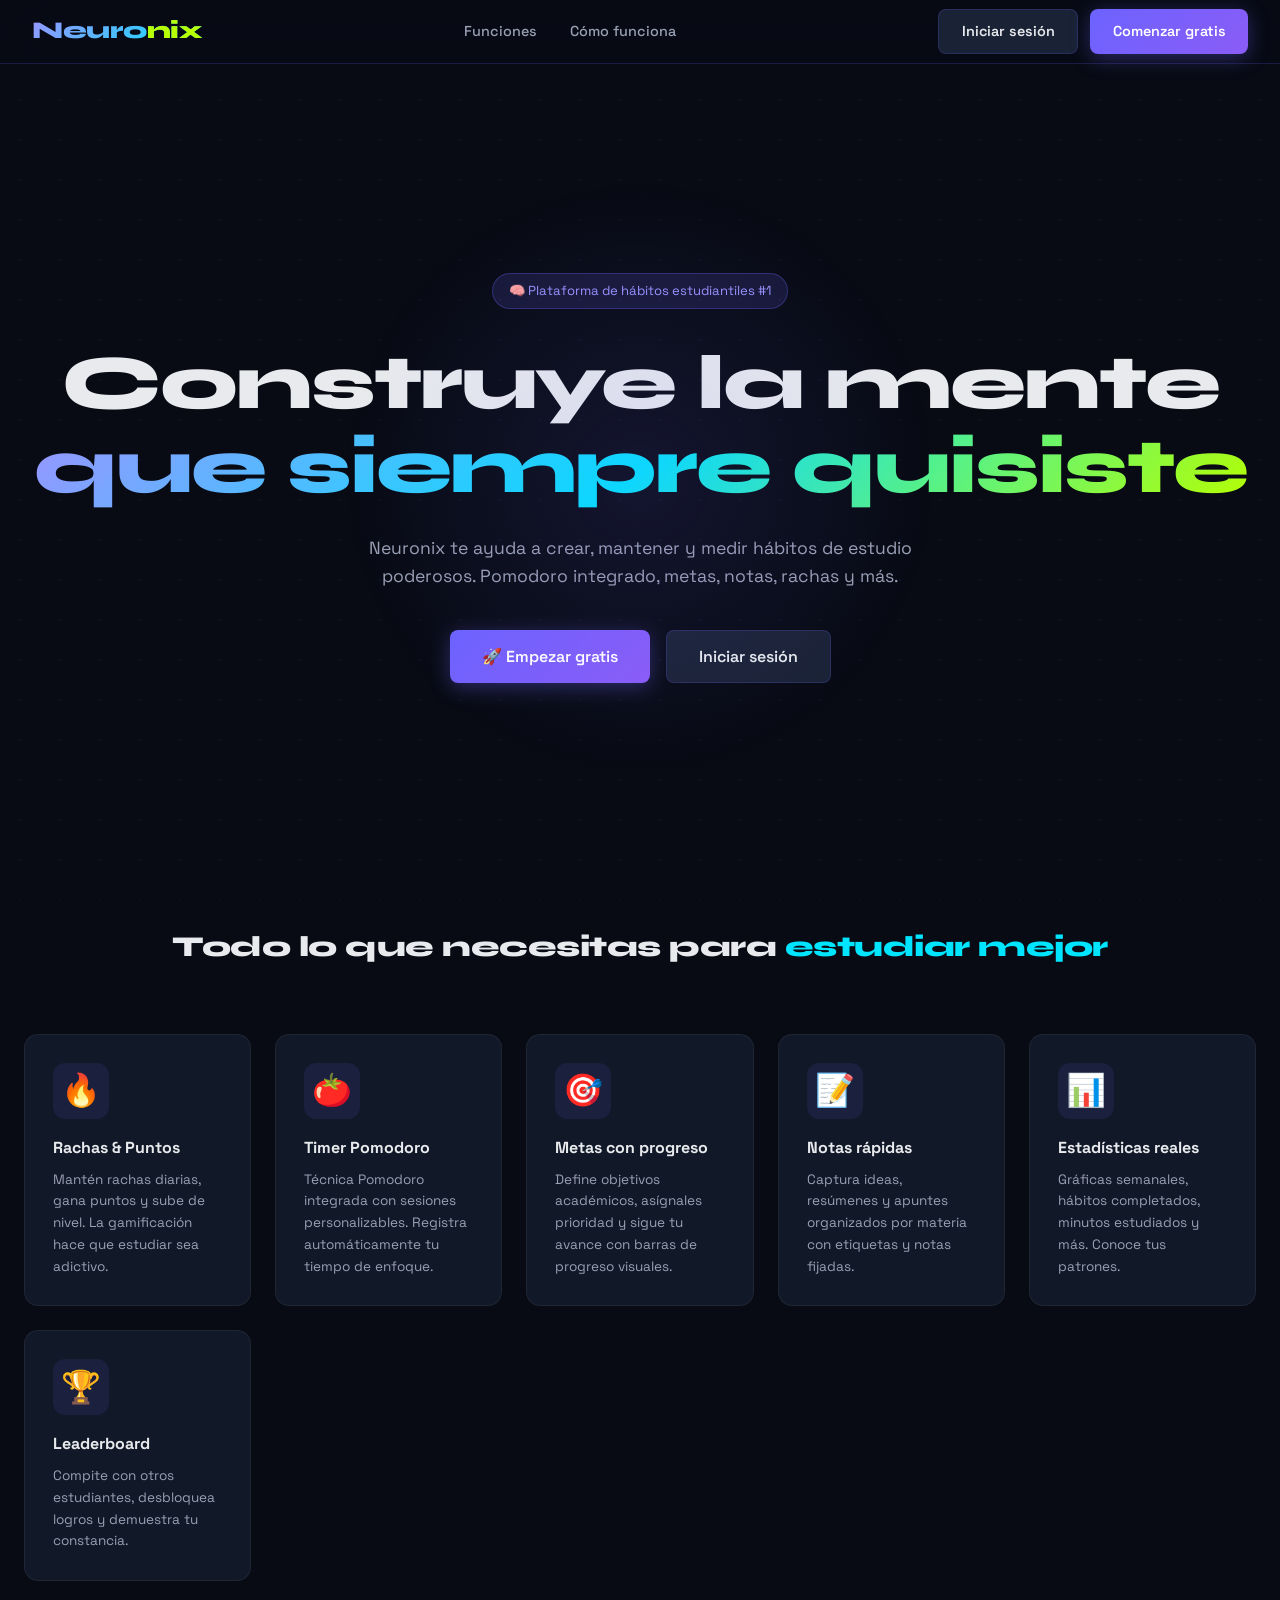
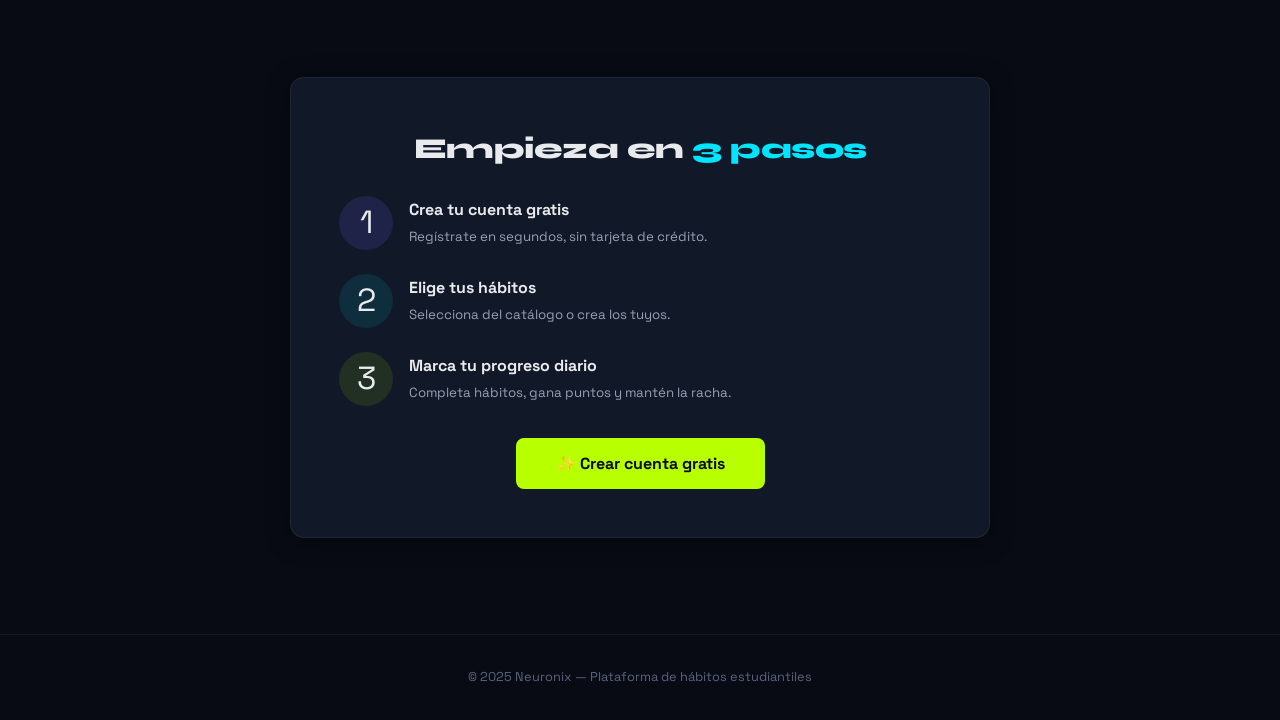
<file: index.html>
<!DOCTYPE html>
<html lang="es">
<head>
  <meta charset="UTF-8" />
  <meta name="viewport" content="width=device-width, initial-scale=1.0" />
  <title>Neuronix — Domina tus hábitos estudiantiles</title>
  <link rel="stylesheet" href="css/style.css" />
</head>
<body>

<!-- Navbar -->
<nav class="navbar">
  <a class="nav-brand" href="index.html">Neuro<span>nix</span></a>
  <div class="nav-links">
    <a href="#features">Funciones</a>
    <a href="#como-funciona">Cómo funciona</a>
  </div>
  <div style="display:flex;gap:0.75rem">
    <a href="pages/login.html" class="btn btn-secondary">Iniciar sesión</a>
    <a href="pages/register.html" class="btn btn-primary">Comenzar gratis</a>
  </div>
</nav>

<div id="toast-container"></div>

<!-- Hero -->
<section class="hero">
  <div class="hero-badge">🧠 Plataforma de hábitos estudiantiles #1</div>
  <h1>
    Construye la mente<br>
    <span class="grad">que siempre quisiste</span>
  </h1>
  <p>Neuronix te ayuda a crear, mantener y medir hábitos de estudio poderosos. Pomodoro integrado, metas, notas, rachas y más.</p>
  <div class="hero-cta">
    <a href="pages/register.html" class="btn btn-primary" style="font-size:1rem;padding:0.8rem 2rem">🚀 Empezar gratis</a>
    <a href="pages/login.html" class="btn btn-secondary" style="font-size:1rem;padding:0.8rem 2rem">Iniciar sesión</a>
  </div>
</section>

<!-- Features -->
<section id="features" class="page-wrapper">
  <h2 class="section-title" style="text-align:center">Todo lo que necesitas para <span class="accent">estudiar mejor</span></h2>
  <div class="features-grid">
    <div class="feature-card">
      <div class="feature-icon">🔥</div>
      <h3>Rachas & Puntos</h3>
      <p>Mantén rachas diarias, gana puntos y sube de nivel. La gamificación hace que estudiar sea adictivo.</p>
    </div>
    <div class="feature-card">
      <div class="feature-icon">🍅</div>
      <h3>Timer Pomodoro</h3>
      <p>Técnica Pomodoro integrada con sesiones personalizables. Registra automáticamente tu tiempo de enfoque.</p>
    </div>
    <div class="feature-card">
      <div class="feature-icon">🎯</div>
      <h3>Metas con progreso</h3>
      <p>Define objetivos académicos, asígnales prioridad y sigue tu avance con barras de progreso visuales.</p>
    </div>
    <div class="feature-card">
      <div class="feature-icon">📝</div>
      <h3>Notas rápidas</h3>
      <p>Captura ideas, resúmenes y apuntes organizados por materia con etiquetas y notas fijadas.</p>
    </div>
    <div class="feature-card">
      <div class="feature-icon">📊</div>
      <h3>Estadísticas reales</h3>
      <p>Gráficas semanales, hábitos completados, minutos estudiados y más. Conoce tus patrones.</p>
    </div>
    <div class="feature-card">
      <div class="feature-icon">🏆</div>
      <h3>Leaderboard</h3>
      <p>Compite con otros estudiantes, desbloquea logros y demuestra tu constancia.</p>
    </div>
  </div>
</section>

<!-- Cómo funciona -->
<section id="como-funciona" class="page-wrapper" style="padding-top:0">
  <div class="card" style="max-width:700px;margin:0 auto;text-align:center;padding:3rem">
    <h2 class="section-title">Empieza en <span class="accent">3 pasos</span></h2>
    <div style="display:flex;flex-direction:column;gap:1.5rem;margin-top:1.5rem">
      <div style="display:flex;align-items:center;gap:1rem;text-align:left">
        <span style="font-size:2rem;background:rgba(108,99,255,0.15);width:54px;height:54px;border-radius:50%;display:flex;align-items:center;justify-content:center;flex-shrink:0">1</span>
        <div><strong>Crea tu cuenta gratis</strong><br><small style="color:var(--text-m)">Regístrate en segundos, sin tarjeta de crédito.</small></div>
      </div>
      <div style="display:flex;align-items:center;gap:1rem;text-align:left">
        <span style="font-size:2rem;background:rgba(0,229,255,0.1);width:54px;height:54px;border-radius:50%;display:flex;align-items:center;justify-content:center;flex-shrink:0">2</span>
        <div><strong>Elige tus hábitos</strong><br><small style="color:var(--text-m)">Selecciona del catálogo o crea los tuyos.</small></div>
      </div>
      <div style="display:flex;align-items:center;gap:1rem;text-align:left">
        <span style="font-size:2rem;background:rgba(184,255,0,0.1);width:54px;height:54px;border-radius:50%;display:flex;align-items:center;justify-content:center;flex-shrink:0">3</span>
        <div><strong>Marca tu progreso diario</strong><br><small style="color:var(--text-m)">Completa hábitos, gana puntos y mantén la racha.</small></div>
      </div>
    </div>
    <a href="pages/register.html" class="btn btn-lime" style="margin-top:2rem;font-size:1rem;padding:0.8rem 2.5rem">✨ Crear cuenta gratis</a>
  </div>
</section>

<footer style="text-align:center;padding:2rem;color:var(--text-s);font-size:0.8rem;border-top:1px solid var(--border2);margin-top:4rem">
  © 2025 Neuronix — Plataforma de hábitos estudiantiles
</footer>

<script src="js/config.js"></script>
<script src="js/auth.js"></script>
</body>
</html>
</file>
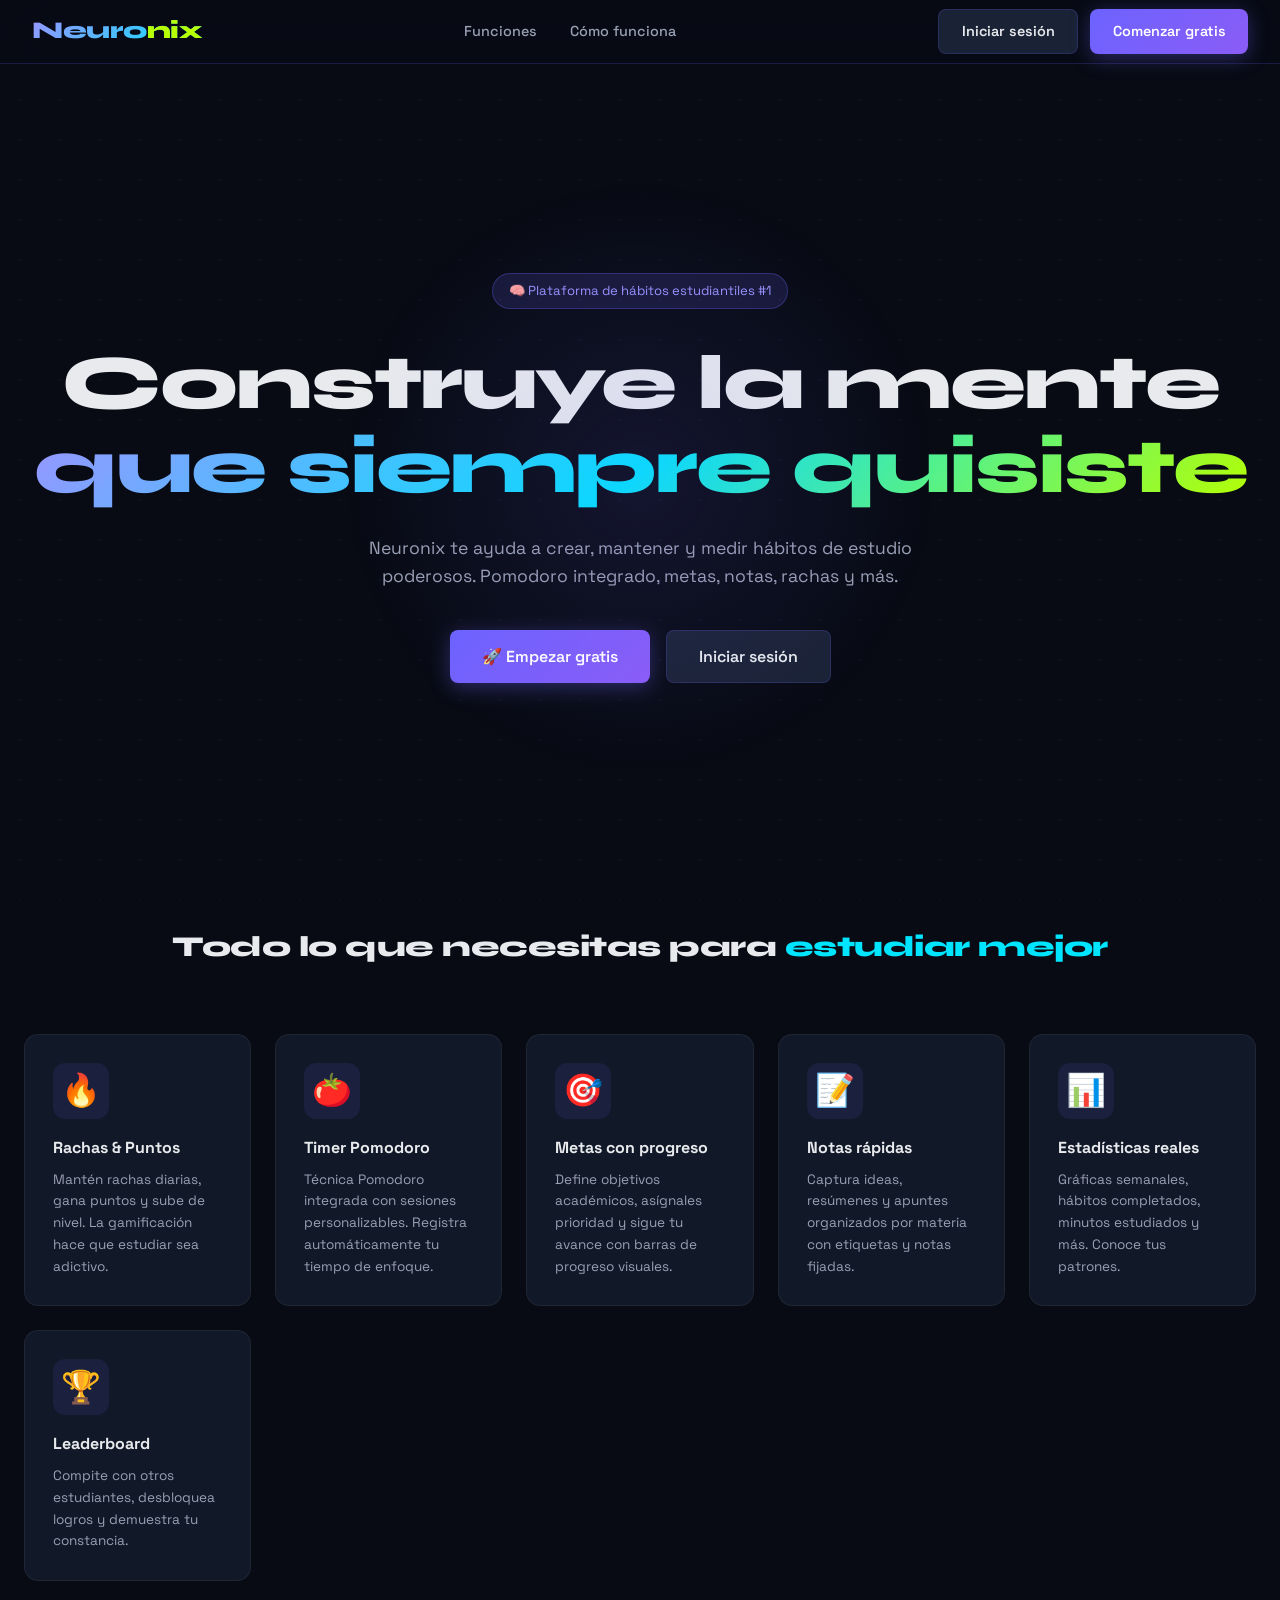
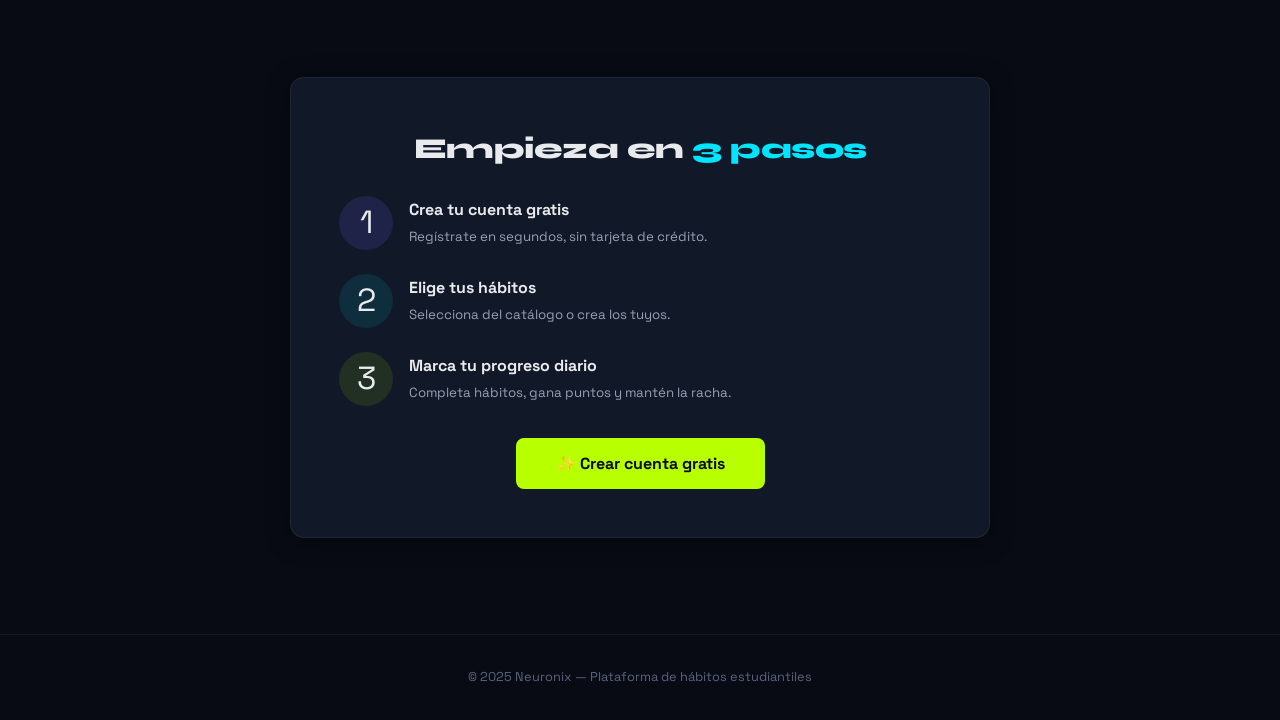
<file: pages/dashboard.html>
<!DOCTYPE html>
<html lang="es">
<head>
  <meta charset="UTF-8" />
  <meta name="viewport" content="width=device-width, initial-scale=1.0" />
  <title>Dashboard — Neuronix</title>
  <link rel="stylesheet" href="../css/style.css" />
</head>
<body>

<!-- Navbar -->
<nav class="navbar">
  <a class="nav-brand" href="dashboard.html">Neuro<span>nix</span></a>
  <div class="nav-links">
    <a href="dashboard.html" class="active">📊 Dashboard</a>
    <a href="habitos.html">🔥 Hábitos</a>
    <a href="pomodoro.html">🍅 Pomodoro</a>
    <a href="metas.html">🎯 Metas</a>
    <a href="notas.html">📝 Notas</a>
    <a href="perfil.html">👤 Perfil</a>
  </div>
  <div class="nav-user">
    <div class="user-info">
      <strong id="user-nombre">—</strong>
      <span id="user-puntos">0 pts</span>
    </div>
    <button id="btn-logout" class="btn-logout">Salir</button>
  </div>
</nav>

<div id="toast-container"></div>

<div class="page-wrapper">
  <h1 class="page-title">¡Hola, <span id="dash-nombre" style="color:var(--cyan)">estudiante</span>! 👋</h1>
  <p class="page-subtitle">Aquí está tu resumen de hoy.</p>

  <!-- Stats cards -->
  <div class="stats-grid">
    <div class="stat-card">
      <span class="stat-icon">✨</span>
      <div class="stat-value" id="stat-puntos">0</div>
      <div class="stat-label">Puntos totales</div>
    </div>
    <div class="stat-card">
      <span class="stat-icon">🔥</span>
      <div class="stat-value" id="stat-racha">0</div>
      <div class="stat-label">Días de racha</div>
    </div>
    <div class="stat-card">
      <span class="stat-icon">✅</span>
      <div class="stat-value" id="stat-completados-hoy">0</div>
      <div class="stat-label">Hábitos hoy</div>
    </div>
    <div class="stat-card">
      <span class="stat-icon">🍅</span>
      <div class="stat-value" id="stat-pomodoros">0</div>
      <div class="stat-label">Pomodoros semana</div>
    </div>
  </div>

  <div class="dashboard-grid">
    <!-- Columna principal -->
     <!-- Tabla de porcentajes -->
<div class="card">
  <h2 class="section-title" style="margin-bottom:1.25rem">
    Tabla de Progreso Semanal
  </h2>
  <div id="tabla-porcentajes">
    <div class="empty-state"><span>⏳</span><p>Cargando...</p></div>
  </div>
</div>
    <div class="dashboard-main">

      <!-- Hábitos de hoy -->
      <div class="card">
        <div style="display:flex;justify-content:space-between;align-items:center;margin-bottom:1.25rem">
          <h2 class="section-title" style="margin:0">Hábitos de hoy</h2>
          <a href="habitos.html" class="btn btn-secondary" style="font-size:0.82rem;padding:0.4rem 0.9rem">Ver todos</a>
        </div>
        <div id="habitos-hoy" style="display:flex;flex-direction:column;gap:0.6rem">
          <div class="empty-state"><span>⏳</span><p>Cargando hábitos...</p></div>
        </div>
      </div>

      <!-- Gráfica semanal -->
      <div class="card">
        <h2 class="section-title" style="margin-bottom:1.25rem">Actividad esta semana</h2>
        <div id="grafica-semana" class="bar-chart"></div>
      </div>

    </div>

    <!-- Columna lateral -->
    <div class="dashboard-side">

      <!-- Accesos rápidos -->
      <div class="card">
        <h3 style="margin-bottom:1rem;font-size:0.9rem;color:var(--text-m);text-transform:uppercase;letter-spacing:1px">Accesos rápidos</h3>
        <div style="display:flex;flex-direction:column;gap:0.5rem">
          <a href="pomodoro.html" class="btn btn-primary" style="justify-content:center">🍅 Iniciar Pomodoro</a>
          <a href="metas.html" class="btn btn-secondary" style="justify-content:center">🎯 Ver mis metas</a>
          <a href="notas.html" class="btn btn-secondary" style="justify-content:center">📝 Mis notas</a>
        </div>
      </div>

      <!-- Leaderboard -->
      <div class="card">
        <h3 style="margin-bottom:1rem;font-size:0.9rem;color:var(--text-m);text-transform:uppercase;letter-spacing:1px">🏆 Top estudiantes</h3>
        <div id="leaderboard">
          <div class="empty-state" style="padding:1rem"><span>⏳</span><p>Cargando...</p></div>
        </div>
      </div>

    </div>
  </div>
</div>

<script src="../js/config.js"></script>
<script src="../js/auth.js"></script>
<script src="../js/dashboard.js"></script>
<script>
  // Actualizar nombre del héroe
  const u = getUser();
  if (u) document.getElementById('dash-nombre').textContent = u.nombre;
</script>
<script src="../js/chatbot.js"></script>
</body>
</html>
</file>
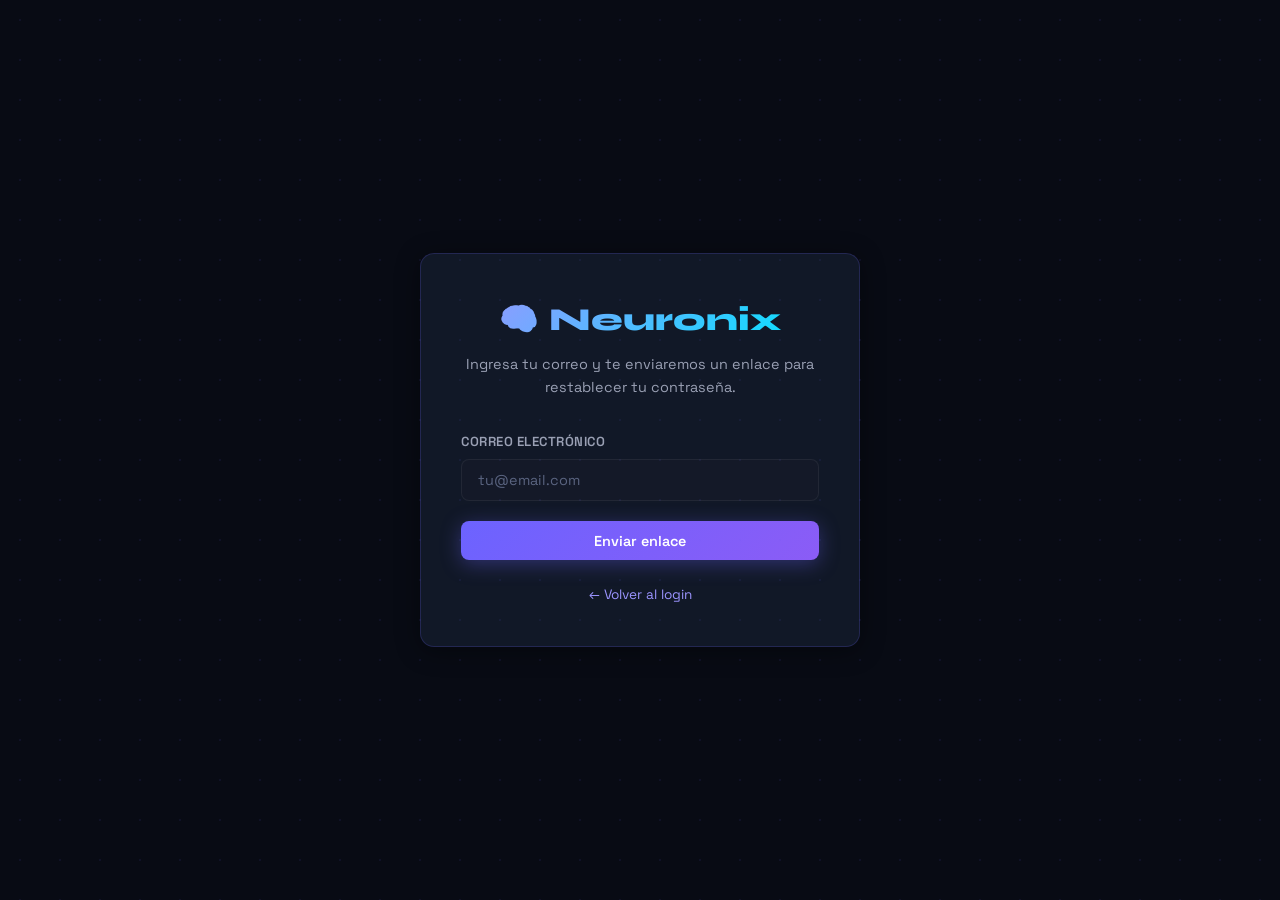
<file: pages/forgot-password.html>
<!DOCTYPE html>
<html lang="es">
<head>
  <meta charset="UTF-8" />
  <meta name="viewport" content="width=device-width, initial-scale=1.0" />
  <title>Recuperar contraseña — Neuronix</title>
  <link rel="stylesheet" href="../css/style.css" />
</head>
<body>
<div id="toast-container"></div>
<div class="auth-page">
  <div class="auth-box">
    <div class="auth-logo">🧠 Neuronix</div>
    <p class="auth-subtitle">Ingresa tu correo y te enviaremos un enlace para restablecer tu contraseña.</p>
    <form id="form-forgot">
      <div class="form-group">
        <label for="email">Correo electrónico</label>
        <input id="email" type="email" class="form-control" placeholder="tu@email.com" required />
      </div>
      <button type="submit" class="btn btn-primary" style="width:100%;justify-content:center">
        Enviar enlace
      </button>
    </form>
    <p class="auth-switch"><a href="login.html">← Volver al login</a></p>
  </div>
</div>
<script src="../js/config.js"></script>
<script src="../js/auth.js"></script>
</body>
</html>
</file>
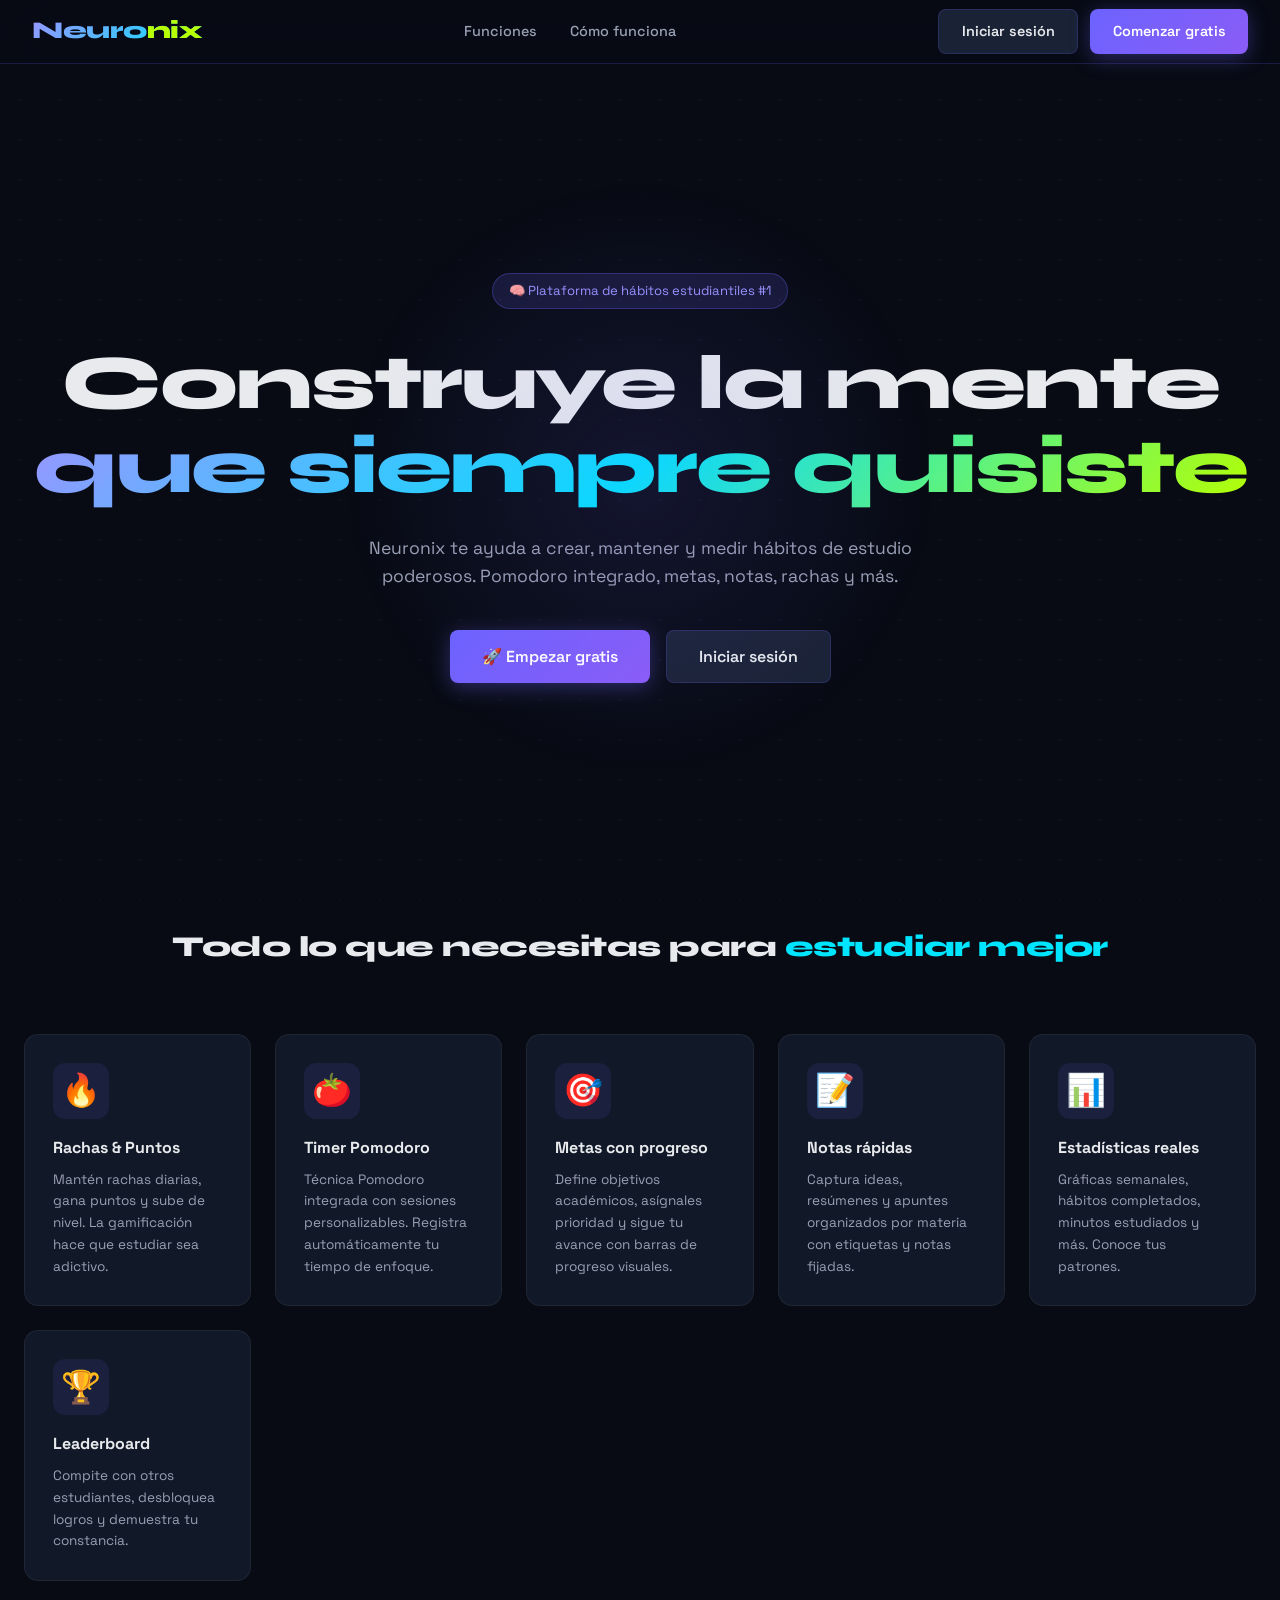
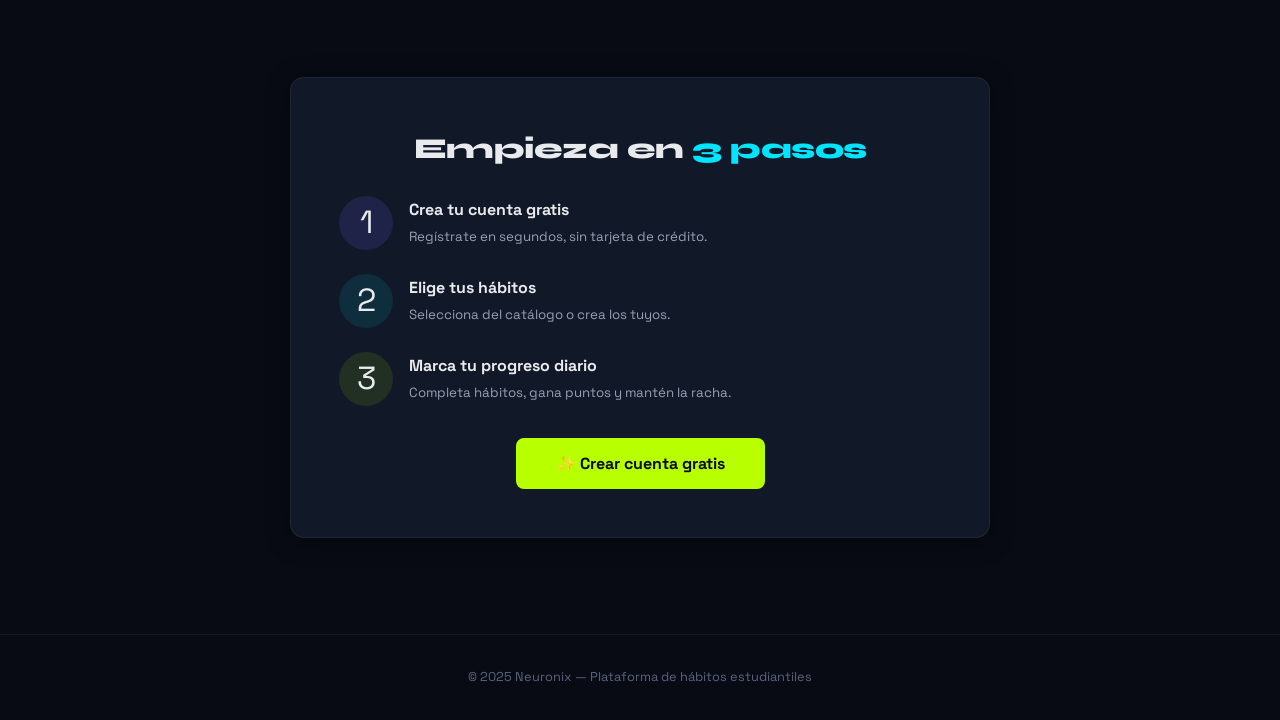
<file: pages/habitos.html>
<!DOCTYPE html>
<html lang="es">
<head>
  <meta charset="UTF-8" />
  <meta name="viewport" content="width=device-width, initial-scale=1.0" />
  <title>Hábitos — Neuronix</title>
  <link rel="stylesheet" href="../css/style.css" />
</head>
<body>

<nav class="navbar">
  <a class="nav-brand" href="dashboard.html">Neuro<span>nix</span></a>
  <div class="nav-links">
    <a href="dashboard.html">📊 Dashboard</a>
    <a href="habitos.html" class="active">🔥 Hábitos</a>
    <a href="pomodoro.html">🍅 Pomodoro</a>
    <a href="metas.html">🎯 Metas</a>
    <a href="notas.html">📝 Notas</a>
    <a href="perfil.html">👤 Perfil</a>
  </div>
  <div class="nav-user">
    <div class="user-info">
      <strong id="user-nombre">—</strong>
    </div>
    <button id="btn-logout" class="btn-logout">Salir</button>
  </div>
</nav>

<div id="toast-container"></div>

<div class="page-wrapper">
  <h1 class="page-title">Mis <span style="color:var(--cyan)">Hábitos</span></h1>
  <p class="page-subtitle">Gestiona los hábitos que forman parte de tu rutina diaria.</p>

  <div style="display:grid;grid-template-columns:1fr 280px;gap:2rem;align-items:start">
    <!-- Catálogo -->
    <div>
      <div style="display:flex;justify-content:space-between;align-items:center;margin-bottom:1rem;flex-wrap:wrap;gap:1rem">
        <h2 class="section-title" style="margin:0">Catálogo de hábitos</h2>
        <input type="text" id="search-habitos" class="search-input" placeholder="Buscar hábito..." />
      </div>

      <!-- Filtros por categoría -->
      <div class="filters">
        <button class="filter-btn active" data-cat="todos">Todos</button>
        <button class="filter-btn" data-cat="estudio">📚 Estudio</button>
        <button class="filter-btn" data-cat="productividad">⚡ Productividad</button>
        <button class="filter-btn" data-cat="salud">💪 Salud</button>
        <button class="filter-btn" data-cat="mindfulness">🧘 Mindfulness</button>
        <button class="filter-btn" data-cat="lectura">📖 Lectura</button>
        <button class="filter-btn" data-cat="ejercicio">🏃 Ejercicio</button>
        <button class="filter-btn" data-cat="sueno">😴 Sueño</button>
      </div>

      <div id="catalogo-habitos" class="catalog-grid">
        <div class="empty-state"><span>⏳</span><p>Cargando catálogo...</p></div>
      </div>
    </div>

    <!-- Mis hábitos (barra lateral) -->
    <div class="card" style="position:sticky;top:80px">
      <h3 style="margin-bottom:1rem;font-size:0.9rem;color:var(--text-m);text-transform:uppercase;letter-spacing:1px">Mis hábitos activos</h3>
      <div id="mis-habitos-list"></div>
    </div>
  </div>
</div>

<script src="../js/config.js"></script>
<script src="../js/auth.js"></script>
<script src="../js/habitos.js"></script>
<script src="../js/chatbot.js"></script>
</body>
</html>
</file>
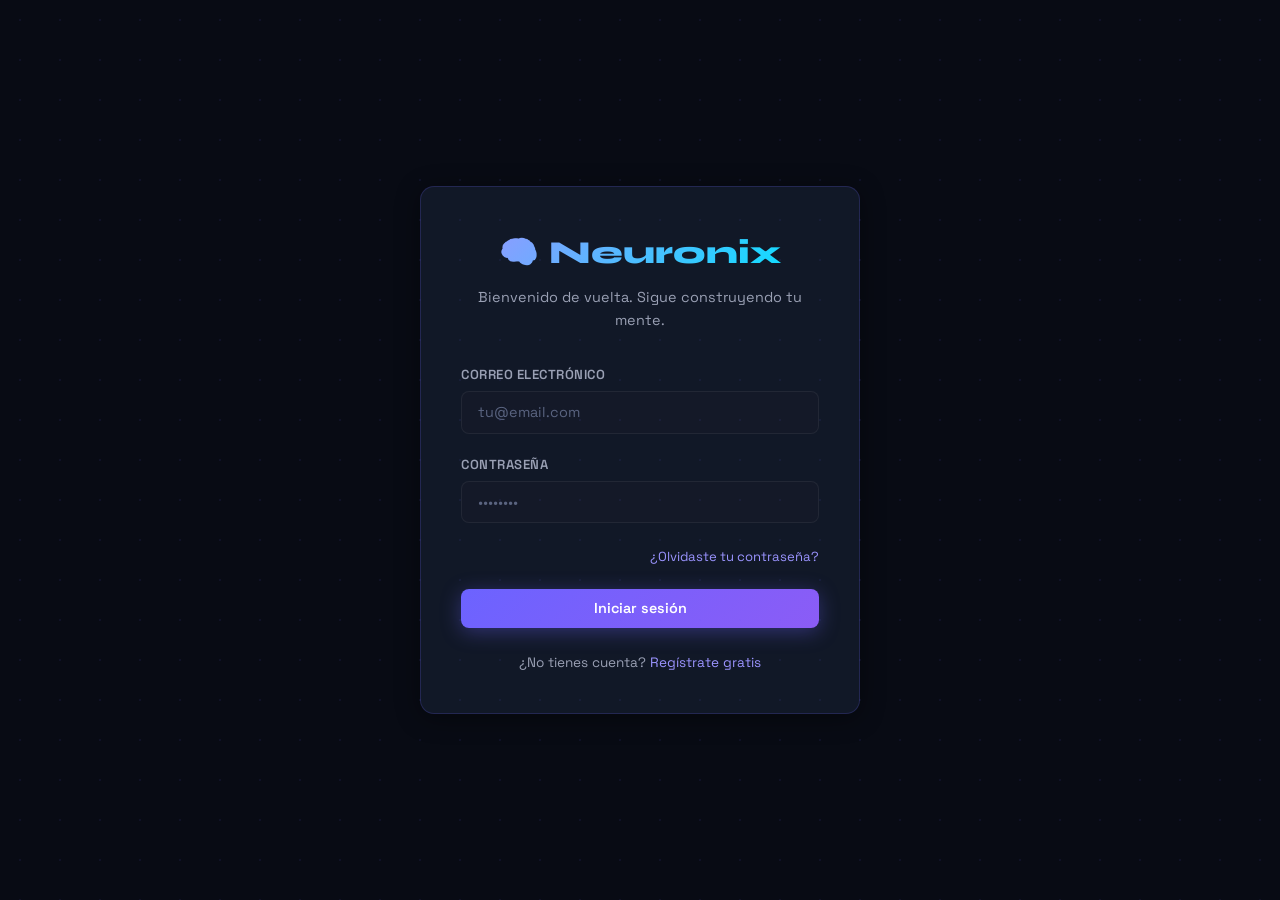
<file: pages/login.html>
<!DOCTYPE html>
<html lang="es">
<head>
  <meta charset="UTF-8" />
  <meta name="viewport" content="width=device-width, initial-scale=1.0" />
  <title>Iniciar sesión — Neuronix</title>
  <link rel="stylesheet" href="../css/style.css" />
</head>
<body>
<div id="toast-container"></div>

<div class="auth-page">
  <div class="auth-box">
    <div class="auth-logo">🧠 Neuronix</div>
    <p class="auth-subtitle">Bienvenido de vuelta. Sigue construyendo tu mente.</p>

    <form id="form-login">
      <div class="form-group">
        <label for="email">Correo electrónico</label>
        <input id="email" type="email" class="form-control" placeholder="tu@email.com" required />
      </div>
      <div class="form-group">
        <label for="password">Contraseña</label>
        <input id="password" type="password" class="form-control" placeholder="••••••••" required />
      </div>
      <div style="text-align:right;margin-bottom:1.25rem">
        <a href="forgot-password.html" style="font-size:0.82rem">¿Olvidaste tu contraseña?</a>
      </div>
      <button type="submit" class="btn btn-primary" style="width:100%;justify-content:center">
        Iniciar sesión
      </button>
    </form>

    <p class="auth-switch">
      ¿No tienes cuenta? <a href="register.html">Regístrate gratis</a>
    </p>
  </div>
</div>

<script src="../js/config.js"></script>
<script src="../js/auth.js"></script>
</body>
</html>
</file>
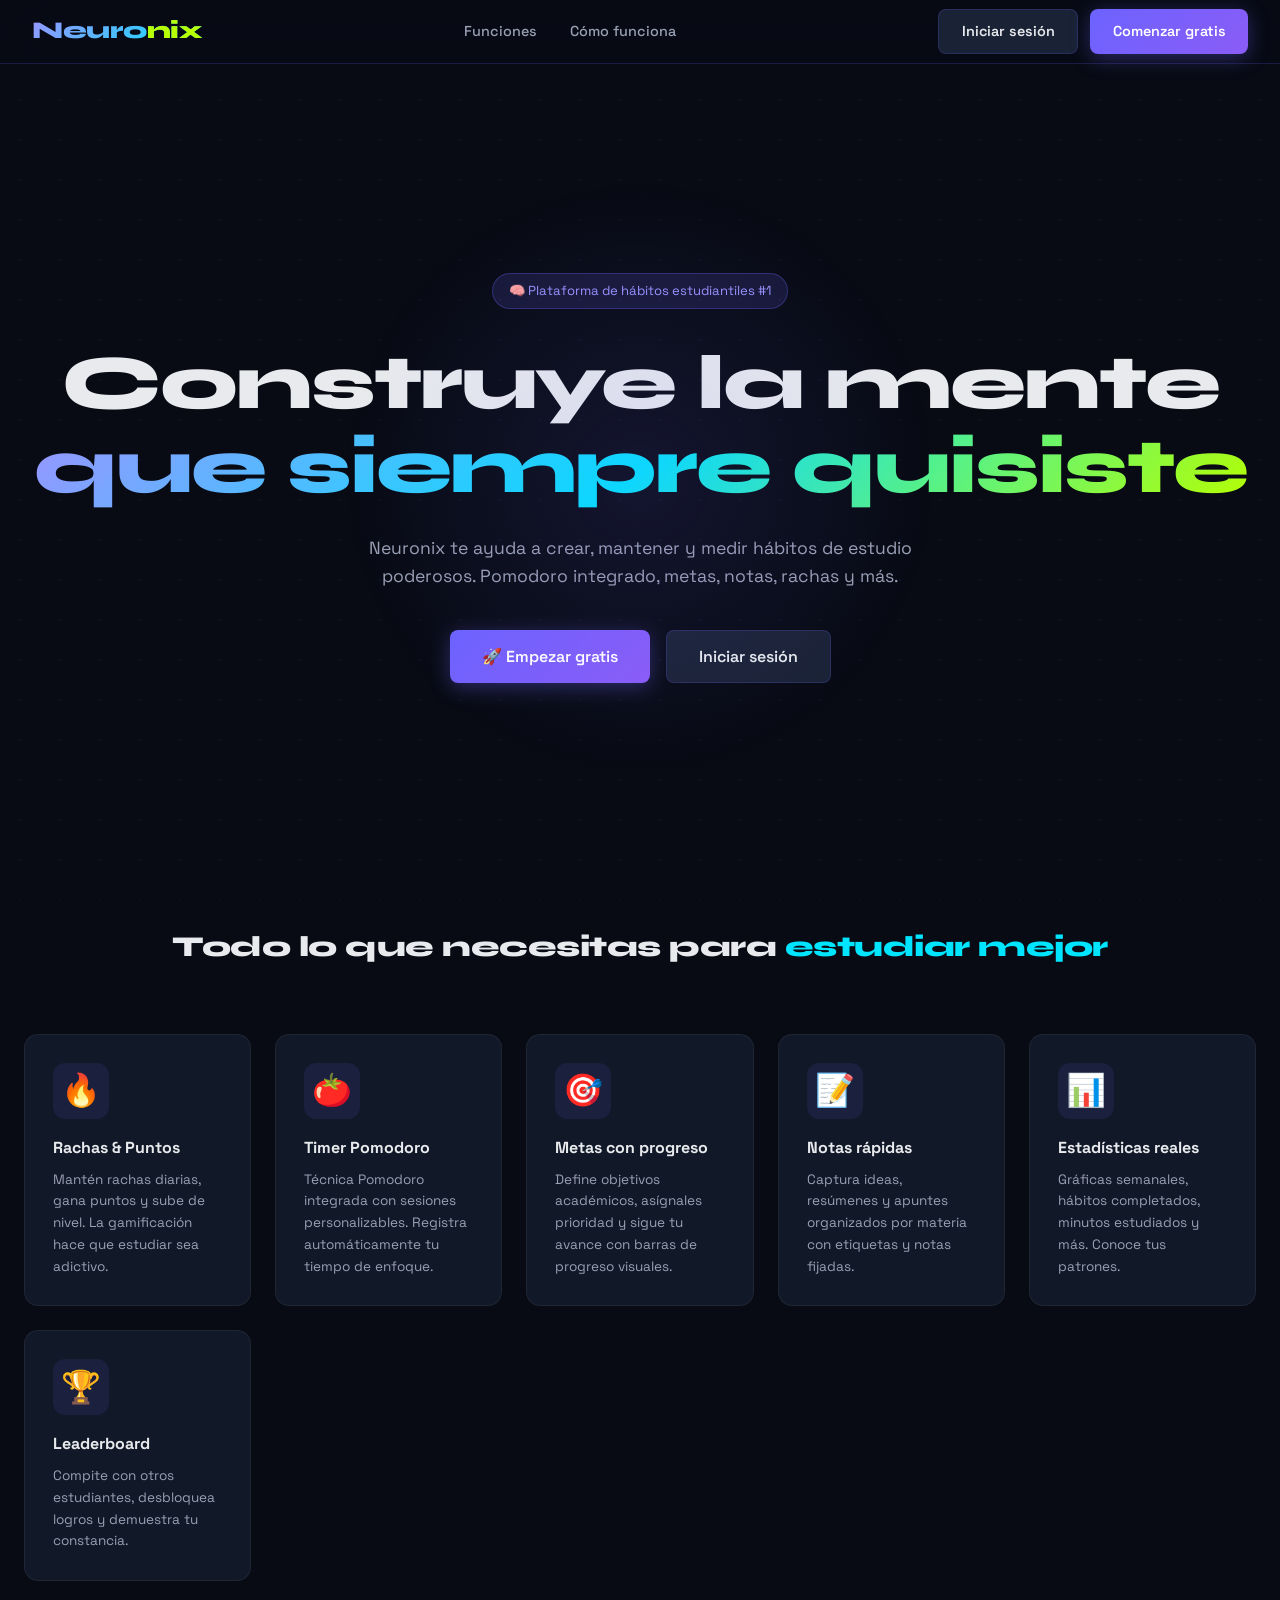
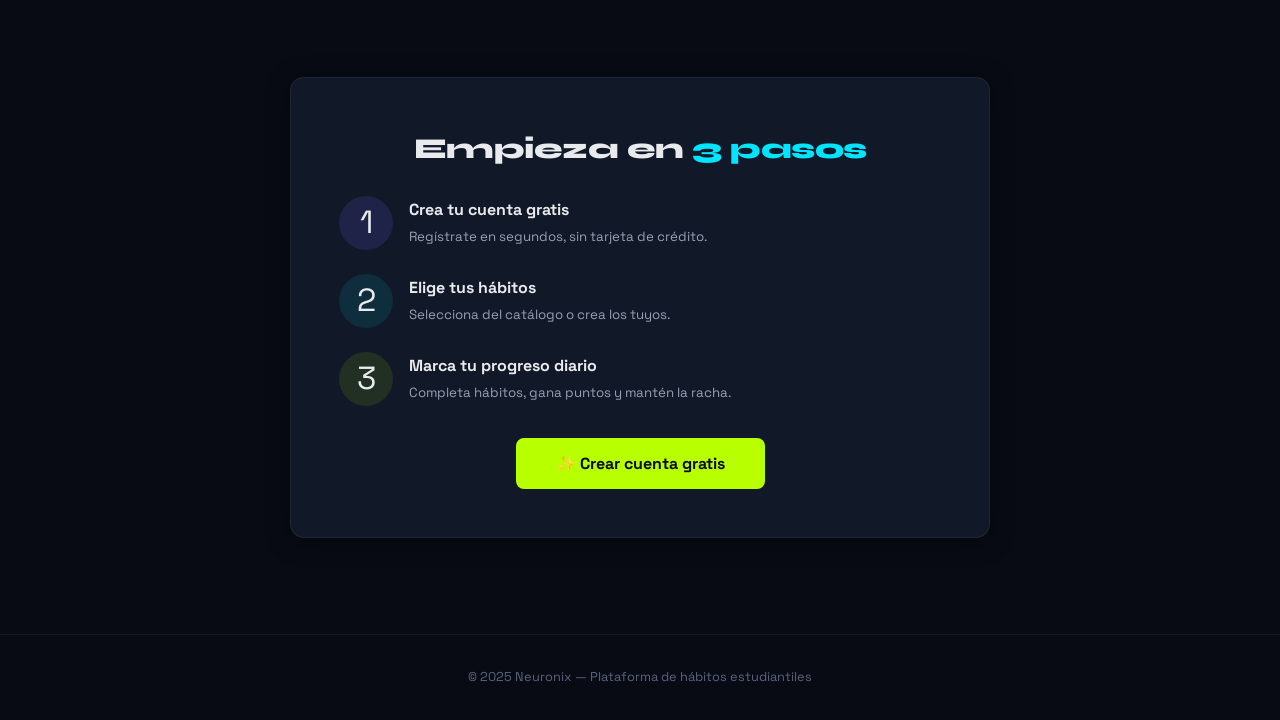
<file: pages/metas.html>
<!DOCTYPE html>
<html lang="es">
<head>
  <meta charset="UTF-8" />
  <meta name="viewport" content="width=device-width, initial-scale=1.0" />
  <title>Metas — Neuronix</title>
  <link rel="stylesheet" href="../css/style.css" />
</head>
<body>

<nav class="navbar">
  <a class="nav-brand" href="dashboard.html">Neuro<span>nix</span></a>
  <div class="nav-links">
    <a href="dashboard.html">📊 Dashboard</a>
    <a href="habitos.html">🔥 Hábitos</a>
    <a href="pomodoro.html">🍅 Pomodoro</a>
    <a href="metas.html" class="active">🎯 Metas</a>
    <a href="notas.html">📝 Notas</a>
    <a href="perfil.html">👤 Perfil</a>
  </div>
  <div class="nav-user">
    <div class="user-info"><strong id="user-nombre">—</strong></div>
    <button id="btn-logout" class="btn-logout">Salir</button>
  </div>
</nav>

<div id="toast-container"></div>

<!-- Modal nueva meta -->
<div id="modal-meta" class="modal-overlay">
  <div class="modal">
    <h2>🎯 Nueva meta</h2>
    <form id="form-meta">
      <div class="form-group">
        <label>Título *</label>
        <input id="meta-titulo" type="text" class="form-control" placeholder="Ej: Aprobar Cálculo con 9" required />
      </div>
      <div class="form-group">
        <label>Descripción</label>
        <textarea id="meta-desc" class="form-control" rows="3" placeholder="¿Qué quieres lograr?"></textarea>
      </div>
      <div style="display:grid;grid-template-columns:1fr 1fr;gap:1rem">
        <div class="form-group">
          <label>Categoría</label>
          <select id="meta-cat" class="form-control">
            <option value="">-- Sin categoría</option>
            <option>Académico</option>
            <option>Idiomas</option>
            <option>Salud</option>
            <option>Personal</option>
            <option>Tecnología</option>
            <option>Otro</option>
          </select>
        </div>
        <div class="form-group">
          <label>Prioridad</label>
          <select id="meta-prioridad" class="form-control">
            <option value="baja">Baja</option>
            <option value="media" selected>Media</option>
            <option value="alta">Alta</option>
          </select>
        </div>
      </div>
      <div class="form-group">
        <label>Fecha límite</label>
        <input id="meta-fecha" type="date" class="form-control" />
      </div>
      <div style="display:flex;gap:0.75rem;justify-content:flex-end">
        <button type="button" id="btn-cerrar-modal" class="btn btn-secondary">Cancelar</button>
        <button type="submit" class="btn btn-primary">Crear meta</button>
      </div>
    </form>
  </div>
</div>

<div class="page-wrapper">
  <div style="display:flex;justify-content:space-between;align-items:flex-start;margin-bottom:2rem;flex-wrap:wrap;gap:1rem">
    <div>
      <h1 class="page-title">Mis <span style="color:var(--cyan)">Metas</span></h1>
      <p class="page-subtitle" style="margin:0">Define tus objetivos y da seguimiento a tu progreso.</p>
    </div>
    <button id="btn-nueva-meta" class="btn btn-primary">+ Nueva meta</button>
  </div>

  <div id="metas-container" class="metas-grid">
    <div class="empty-state"><span>⏳</span><p>Cargando metas...</p></div>
  </div>
</div>

<script src="../js/config.js"></script>
<script src="../js/auth.js"></script>
<script src="../js/metas.js"></script>
<script src="../js/chatbot.js"></script>
</body>
</html>
</file>
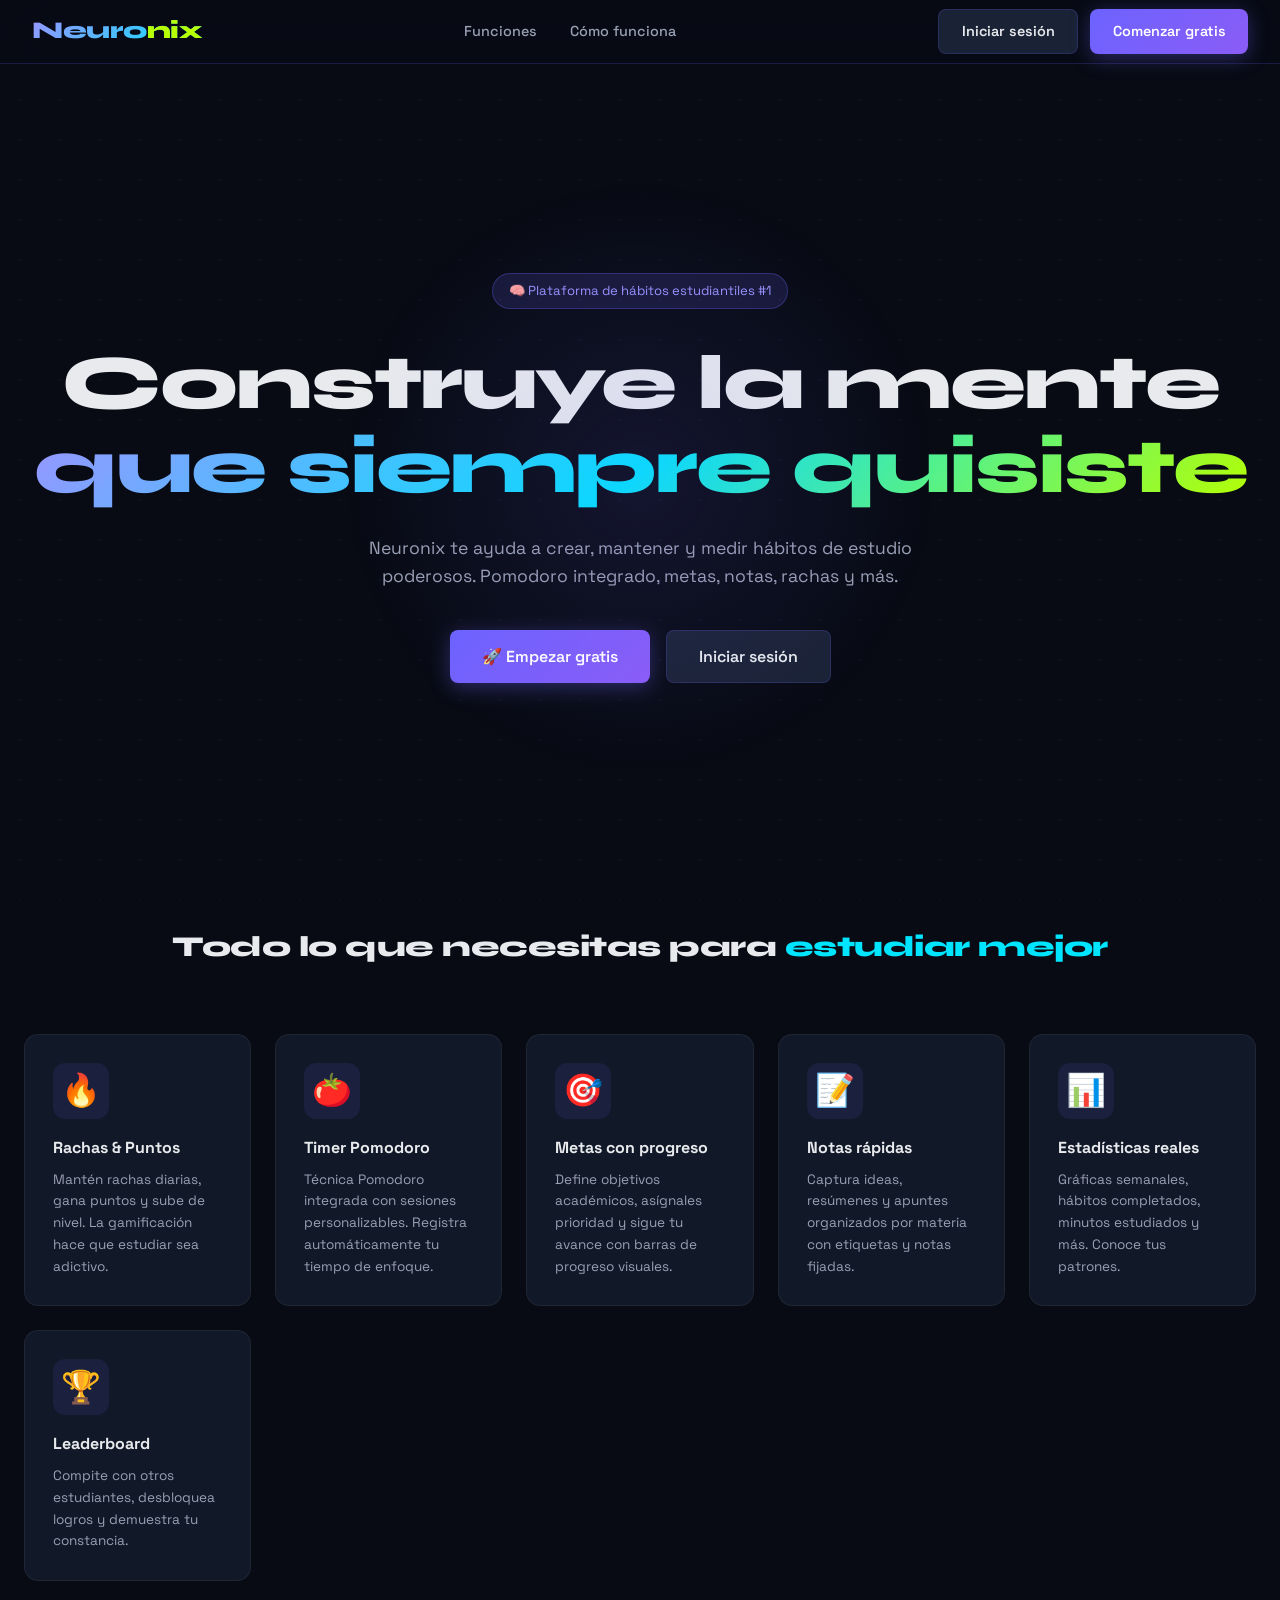
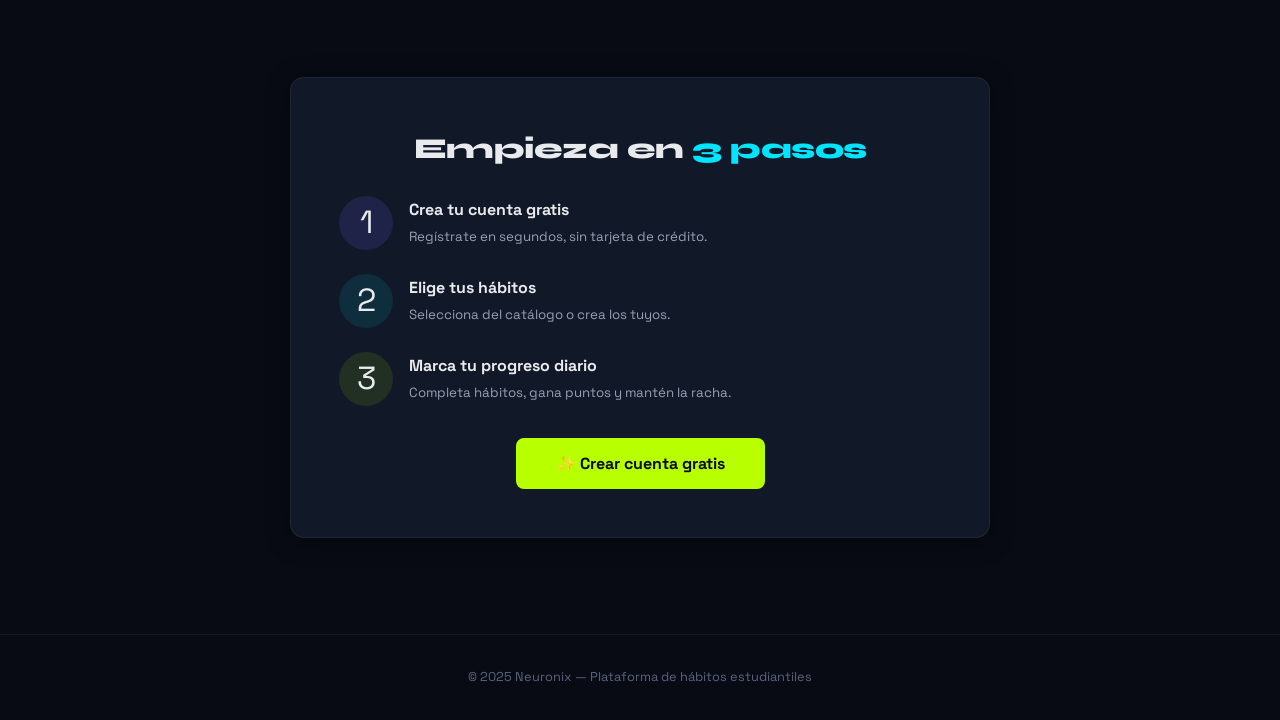
<file: pages/notas.html>
<!DOCTYPE html>
<html lang="es">
<head>
  <meta charset="UTF-8" />
  <meta name="viewport" content="width=device-width, initial-scale=1.0" />
  <title>Notas — Neuronix</title>
  <link rel="stylesheet" href="../css/style.css" />
</head>
<body>

<nav class="navbar">
  <a class="nav-brand" href="dashboard.html">Neuro<span>nix</span></a>
  <div class="nav-links">
    <a href="dashboard.html">📊 Dashboard</a>
    <a href="habitos.html">🔥 Hábitos</a>
    <a href="pomodoro.html">🍅 Pomodoro</a>
    <a href="metas.html">🎯 Metas</a>
    <a href="notas.html" class="active">📝 Notas</a>
    <a href="perfil.html">👤 Perfil</a>
  </div>
  <div class="nav-user">
    <div class="user-info"><strong id="user-nombre">—</strong></div>
    <button id="btn-logout" class="btn-logout">Salir</button>
  </div>
</nav>

<div id="toast-container"></div>

<!-- Modal nota -->
<div id="modal-nota" class="modal-overlay">
  <div class="modal" style="max-width:560px">
    <h2 id="modal-nota-titulo">📝 Nueva nota</h2>
    <form id="form-nota">
      <input type="hidden" id="nota-id" />
      <div class="form-group">
        <label>Título *</label>
        <input id="nota-titulo" type="text" class="form-control" placeholder="Ej: Resumen Capítulo 3" required />
      </div>
      <div style="display:grid;grid-template-columns:1fr 1fr;gap:1rem">
        <div class="form-group">
          <label>Materia</label>
          <input id="nota-materia" type="text" class="form-control" placeholder="Ej: Biología" />
        </div>
        <div class="form-group">
          <label>Etiquetas (separadas por coma)</label>
          <input id="nota-tags" type="text" class="form-control" placeholder="examen, urgente" />
        </div>
      </div>
      <div class="form-group">
        <label>Contenido</label>
        <textarea id="nota-contenido" class="form-control" rows="8" placeholder="Escribe aquí tu nota..."></textarea>
      </div>
      <div style="display:flex;align-items:center;gap:1rem;margin-bottom:1.25rem">
        <label style="display:flex;align-items:center;gap:0.5rem;cursor:pointer;font-size:0.9rem">
          <input type="checkbox" id="nota-fijada" style="accent-color:var(--purple)" />
          📌 Fijar nota
        </label>
      </div>
      <div style="display:flex;gap:0.75rem;justify-content:flex-end">
        <button type="button" id="btn-cerrar-nota" class="btn btn-secondary">Cancelar</button>
        <button type="submit" class="btn btn-primary">Guardar</button>
      </div>
    </form>
  </div>
</div>

<div class="page-wrapper">
  <div style="display:flex;justify-content:space-between;align-items:flex-start;margin-bottom:1.5rem;flex-wrap:wrap;gap:1rem">
    <div>
      <h1 class="page-title">Mis <span style="color:var(--cyan)">Notas</span></h1>
      <p class="page-subtitle" style="margin:0">Organiza tus apuntes y resúmenes de estudio.</p>
    </div>
    <div style="display:flex;gap:0.75rem;align-items:center;flex-wrap:wrap">
      <input type="text" id="search-notas" class="search-input" placeholder="Buscar nota..." />
      <button id="btn-nueva-nota" class="btn btn-primary">+ Nueva nota</button>
    </div>
  </div>

  <div id="notas-container" class="notes-grid">
    <div class="empty-state"><span>⏳</span><p>Cargando notas...</p></div>
  </div>
</div>

<script src="../js/config.js"></script>
<script src="../js/auth.js"></script>
<script>
let notaEditando = null;

document.addEventListener('DOMContentLoaded', async () => {
  if (!isLoggedIn()) return window.location.href = '/index.html';
  const user = getUser();
  document.getElementById('user-nombre').textContent = user?.nombre || '';

  await cargarNotas();

  document.getElementById('btn-nueva-nota').addEventListener('click', () => {
    notaEditando = null;
    document.getElementById('modal-nota-titulo').textContent = '📝 Nueva nota';
    document.getElementById('form-nota').reset();
    document.getElementById('modal-nota').classList.add('open');
  });
  document.getElementById('btn-cerrar-nota').addEventListener('click', () => {
    document.getElementById('modal-nota').classList.remove('open');
  });
  document.getElementById('form-nota').addEventListener('submit', guardarNota);
  document.getElementById('search-notas').addEventListener('input', (e) => {
    cargarNotas(e.target.value);
  });
});

async function cargarNotas(q = '') {
  try {
    const url = q ? `/notes?q=${encodeURIComponent(q)}` : '/notes';
    const { notas } = await apiFetch(url);
    renderNotas(notas);
  } catch (e) { toast(e.message, 'error'); }
}

function renderNotas(notas) {
  const c = document.getElementById('notas-container');
  if (!notas.length) {
    c.innerHTML = `<div class="empty-state"><span>📭</span><p>No tienes notas. ¡Crea la primera!</p></div>`;
    return;
  }
  c.innerHTML = notas.map(n => {
    const tags = Array.isArray(n.etiquetas) ? n.etiquetas : [];
    return `
    <div class="note-card ${n.fijada ? 'fijada' : ''}" onclick="editarNota(${JSON.stringify(n).replace(/"/g,'&quot;')})">
      <h4>${n.titulo}</h4>
      ${n.contenido ? `<p>${n.contenido}</p>` : ''}
      <div class="note-meta">
        ${n.materia ? `<span class="note-materia">${n.materia}</span>` : ''}
        ${tags.map(t => `<span class="note-tag">${t}</span>`).join('')}
      </div>
      <div style="display:flex;justify-content:flex-end;margin-top:0.75rem">
        <button onclick="event.stopPropagation();eliminarNota('${n.id}')"
          style="background:none;border:none;cursor:pointer;font-size:0.85rem;color:var(--text-s);padding:0.2rem 0.4rem"
          title="Eliminar">🗑</button>
      </div>
    </div>`;
  }).join('');
}

function editarNota(nota) {
  notaEditando = nota.id;
  document.getElementById('modal-nota-titulo').textContent = '✏️ Editar nota';
  document.getElementById('nota-titulo').value = nota.titulo || '';
  document.getElementById('nota-materia').value = nota.materia || '';
  document.getElementById('nota-contenido').value = nota.contenido || '';
  document.getElementById('nota-fijada').checked = nota.fijada || false;
  const tags = Array.isArray(nota.etiquetas) ? nota.etiquetas.join(', ') : '';
  document.getElementById('nota-tags').value = tags;
  document.getElementById('modal-nota').classList.add('open');
}

async function guardarNota(e) {
  e.preventDefault();
  const tagsRaw = document.getElementById('nota-tags').value;
  const etiquetas = tagsRaw ? tagsRaw.split(',').map(t => t.trim()).filter(Boolean) : [];
  const body = {
    titulo: document.getElementById('nota-titulo').value,
    materia: document.getElementById('nota-materia').value,
    contenido: document.getElementById('nota-contenido').value,
    fijada: document.getElementById('nota-fijada').checked,
    etiquetas,
  };
  try {
    if (notaEditando) {
      await apiFetch(`/notes/${notaEditando}`, { method: 'PUT', body: JSON.stringify(body) });
      toast('✅ Nota actualizada');
    } else {
      await apiFetch('/notes', { method: 'POST', body: JSON.stringify(body) });
      toast('✅ Nota creada');
    }
    document.getElementById('modal-nota').classList.remove('open');
    await cargarNotas();
  } catch (err) { toast(err.message, 'error'); }
}

async function eliminarNota(id) {
  if (!confirm('¿Eliminar esta nota?')) return;
  try {
    await apiFetch(`/notes/${id}`, { method: 'DELETE' });
    toast('🗑 Nota eliminada');
    await cargarNotas();
  } catch (e) { toast(e.message, 'error'); }
}
</script>
<script src="../js/chatbot.js"></script>
</body>
</html>
</file>
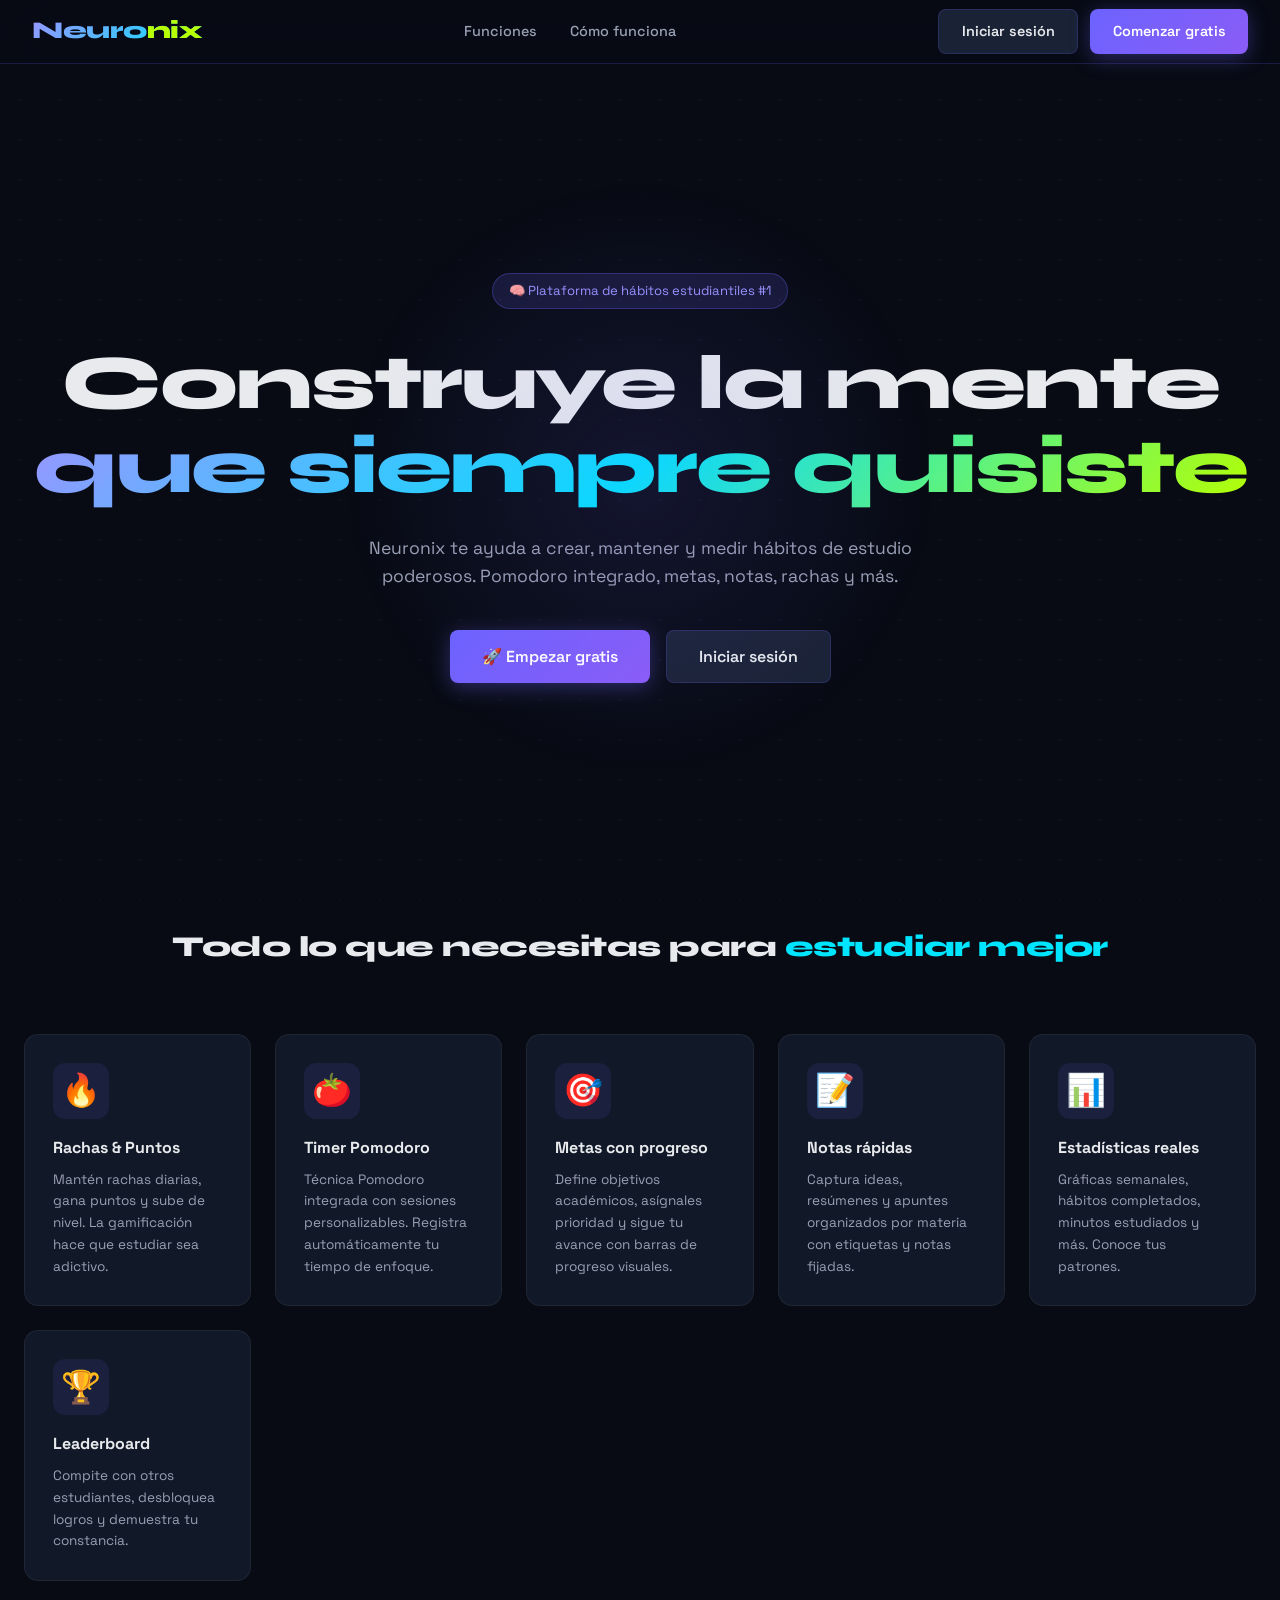
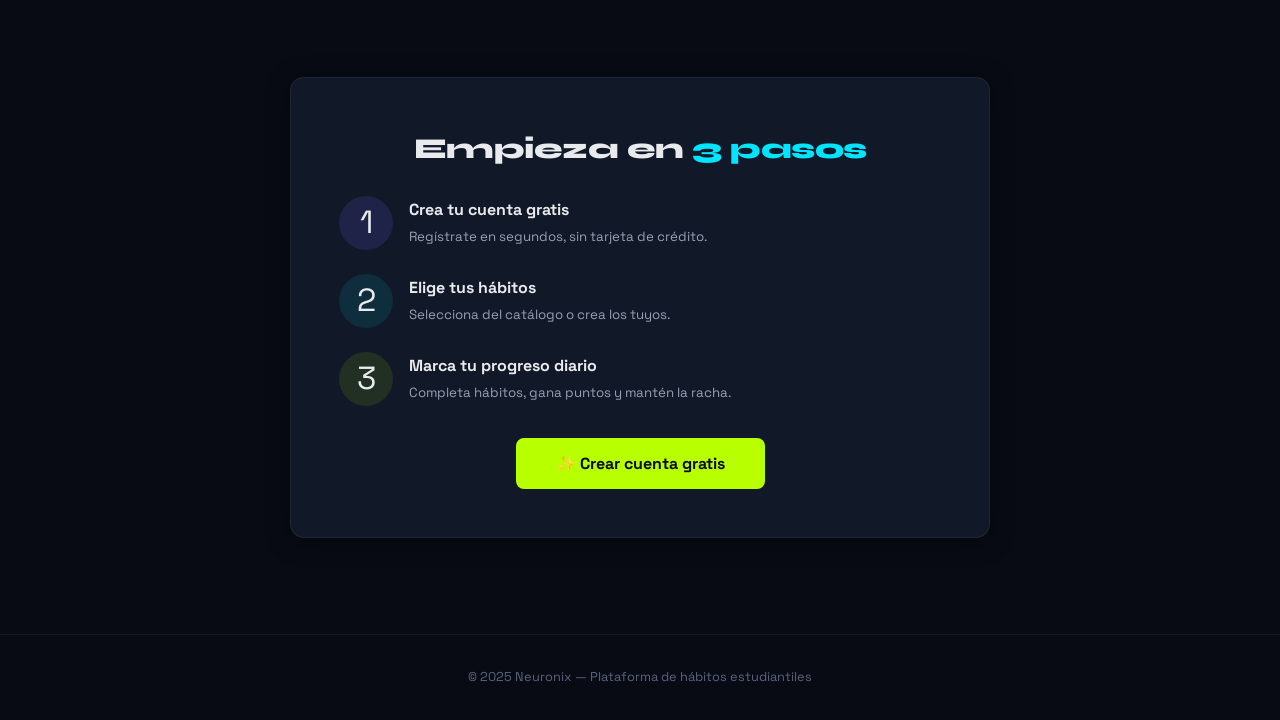
<file: pages/perfil.html>
<!DOCTYPE html>
<html lang="es">
<head>
  <meta charset="UTF-8" />
  <meta name="viewport" content="width=device-width, initial-scale=1.0" />
  <title>Perfil — Neuronix</title>
  <link rel="stylesheet" href="../css/style.css" />
</head>
<body>

<nav class="navbar">
  <a class="nav-brand" href="dashboard.html">Neuro<span>nix</span></a>
  <div class="nav-links">
    <a href="dashboard.html">📊 Dashboard</a>
    <a href="habitos.html">🔥 Hábitos</a>
    <a href="pomodoro.html">🍅 Pomodoro</a>
    <a href="metas.html">🎯 Metas</a>
    <a href="notas.html">📝 Notas</a>
    <a href="perfil.html" class="active">👤 Perfil</a>
  </div>
  <div class="nav-user">
    <div class="user-info"><strong id="user-nombre">—</strong></div>
    <button id="btn-logout" class="btn-logout">Salir</button>
  </div>
</nav>

<div id="toast-container"></div>

<div class="page-wrapper">
  <h1 class="page-title">Mi <span style="color:var(--cyan)">Perfil</span></h1>

  <div style="display:grid;grid-template-columns:1fr 1fr;gap:2rem;align-items:start">

    <!-- Info y edición -->
    <div style="display:flex;flex-direction:column;gap:1.5rem">

      <!-- Avatar y stats -->
      <div class="card" style="text-align:center">
        <div id="perfil-avatar" style="width:80px;height:80px;border-radius:50%;background:linear-gradient(135deg,var(--purple),var(--cyan));display:flex;align-items:center;justify-content:center;font-size:2rem;font-weight:700;color:#fff;margin:0 auto 1rem">
          ?
        </div>
        <h2 id="perfil-nombre" style="font-family:var(--font-head);font-size:1.5rem">—</h2>
        <p id="perfil-email" style="color:var(--text-m);font-size:0.85rem;margin-top:0.25rem">—</p>
        <div style="display:flex;justify-content:center;gap:2rem;margin-top:1.5rem">
          <div style="text-align:center">
            <div id="perfil-puntos" style="font-family:var(--font-mono);font-size:1.5rem;font-weight:700;color:var(--lime)">0</div>
            <div style="font-size:0.75rem;color:var(--text-m)">Puntos</div>
          </div>
          <div style="text-align:center">
            <div id="perfil-racha" style="font-family:var(--font-mono);font-size:1.5rem;font-weight:700;color:var(--orange)">0</div>
            <div style="font-size:0.75rem;color:var(--text-m)">Racha actual</div>
          </div>
          <div style="text-align:center">
            <div id="perfil-racha-max" style="font-family:var(--font-mono);font-size:1.5rem;font-weight:700;color:var(--purple-l)">0</div>
            <div style="font-size:0.75rem;color:var(--text-m)">Racha máx.</div>
          </div>
        </div>
        <div style="margin-top:1rem">
          <span id="perfil-nivel" style="background:rgba(108,99,255,0.2);color:var(--purple-l);padding:0.3rem 1rem;border-radius:20px;font-size:0.8rem;font-weight:600">
            principiante
          </span>
        </div>
      </div>

      <!-- Editar perfil -->
      <div class="card">
        <h3 style="margin-bottom:1.25rem;font-size:0.9rem;color:var(--text-m);text-transform:uppercase;letter-spacing:1px">Editar perfil</h3>
        <form id="form-perfil">
          <div style="display:grid;grid-template-columns:1fr 1fr;gap:1rem">
            <div class="form-group">
              <label>Nombre</label>
              <input id="edit-nombre" type="text" class="form-control" required />
            </div>
            <div class="form-group">
              <label>Apellido</label>
              <input id="edit-apellido" type="text" class="form-control" required />
            </div>
          </div>
          <button type="submit" class="btn btn-primary" style="width:100%;justify-content:center">
            Guardar cambios
          </button>
        </form>
      </div>

      <!-- Cambiar contraseña -->
      <div class="card">
        <h3 style="margin-bottom:1.25rem;font-size:0.9rem;color:var(--text-m);text-transform:uppercase;letter-spacing:1px">Cambiar contraseña</h3>
        <form id="form-password">
          <div class="form-group">
            <label>Contraseña actual</label>
            <input id="pwd-actual" type="password" class="form-control" required />
          </div>
          <div class="form-group">
            <label>Nueva contraseña</label>
            <input id="pwd-nueva" type="password" class="form-control" required minlength="8" />
          </div>
          <button type="submit" class="btn btn-secondary" style="width:100%;justify-content:center">
            Actualizar contraseña
          </button>
        </form>
      </div>
    </div>

    <!-- Logros -->
    <div class="card">
      <h3 style="margin-bottom:1.5rem">🏆 Mis logros</h3>
      <div id="logros-container" style="display:grid;grid-template-columns:repeat(auto-fill,minmax(120px,1fr));gap:1rem">
        <div class="empty-state"><span>⏳</span><p>Cargando...</p></div>
      </div>
    </div>

  </div>
</div>

<script src="../js/config.js"></script>
<script src="../js/auth.js"></script>
<script>
document.addEventListener('DOMContentLoaded', async () => {
  if (!isLoggedIn()) return window.location.href = '/index.html';

  try {
    const { usuario, logros } = await apiFetch('/users/perfil');

    document.getElementById('user-nombre').textContent = usuario.nombre;
    document.getElementById('perfil-avatar').textContent = usuario.nombre[0] + usuario.apellido[0];
    document.getElementById('perfil-nombre').textContent = `${usuario.nombre} ${usuario.apellido}`;
    document.getElementById('perfil-email').textContent = usuario.email;
    document.getElementById('perfil-puntos').textContent = usuario.puntos_totales || 0;
    document.getElementById('perfil-racha').textContent = usuario.racha_actual || 0;
    document.getElementById('perfil-racha-max').textContent = usuario.racha_maxima || 0;
    document.getElementById('perfil-nivel').textContent = `⭐ ${usuario.nivel}`;
    document.getElementById('edit-nombre').value = usuario.nombre;
    document.getElementById('edit-apellido').value = usuario.apellido;

    renderLogros(logros);
  } catch (e) { toast(e.message, 'error'); }

  document.getElementById('form-perfil').addEventListener('submit', async (e) => {
    e.preventDefault();
    try {
      const data = await apiFetch('/users/perfil', {
        method: 'PUT',
        body: JSON.stringify({
          nombre: document.getElementById('edit-nombre').value,
          apellido: document.getElementById('edit-apellido').value,
        })
      });
      setUser(data.usuario);
      toast('✅ Perfil actualizado');
    } catch (err) { toast(err.message, 'error'); }
  });

  document.getElementById('form-password').addEventListener('submit', async (e) => {
    e.preventDefault();
    try {
      await apiFetch('/auth/update-password', {
        method: 'PUT',
        body: JSON.stringify({
          passwordActual: document.getElementById('pwd-actual').value,
          passwordNuevo: document.getElementById('pwd-nueva').value,
        })
      });
      toast('✅ Contraseña actualizada');
      e.target.reset();
    } catch (err) { toast(err.message, 'error'); }
  });
});

function renderLogros(logros) {
  const c = document.getElementById('logros-container');
  if (!logros.length) {
    c.innerHTML = `<div class="empty-state" style="grid-column:1/-1"><span>🏅</span><p>Aún no tienes logros. ¡Sigue estudiando!</p></div>`;
    return;
  }
  c.innerHTML = logros.map(l => {
    const a = l.achievements;
    return `
    <div style="text-align:center;padding:1rem;background:var(--bg3);border-radius:var(--radius-s);border:1px solid var(--border2)" title="${a.descripcion}">
      <div style="font-size:2rem">${a.icono}</div>
      <div style="font-size:0.75rem;font-weight:600;margin-top:0.4rem">${a.nombre}</div>
      <div style="font-size:0.65rem;color:var(--lime);font-family:var(--font-mono)">+${a.puntos}pts</div>
    </div>`;
  }).join('');
}
</script>
<script src="../js/chatbot.js"></script>
</body>
</html>
</file>
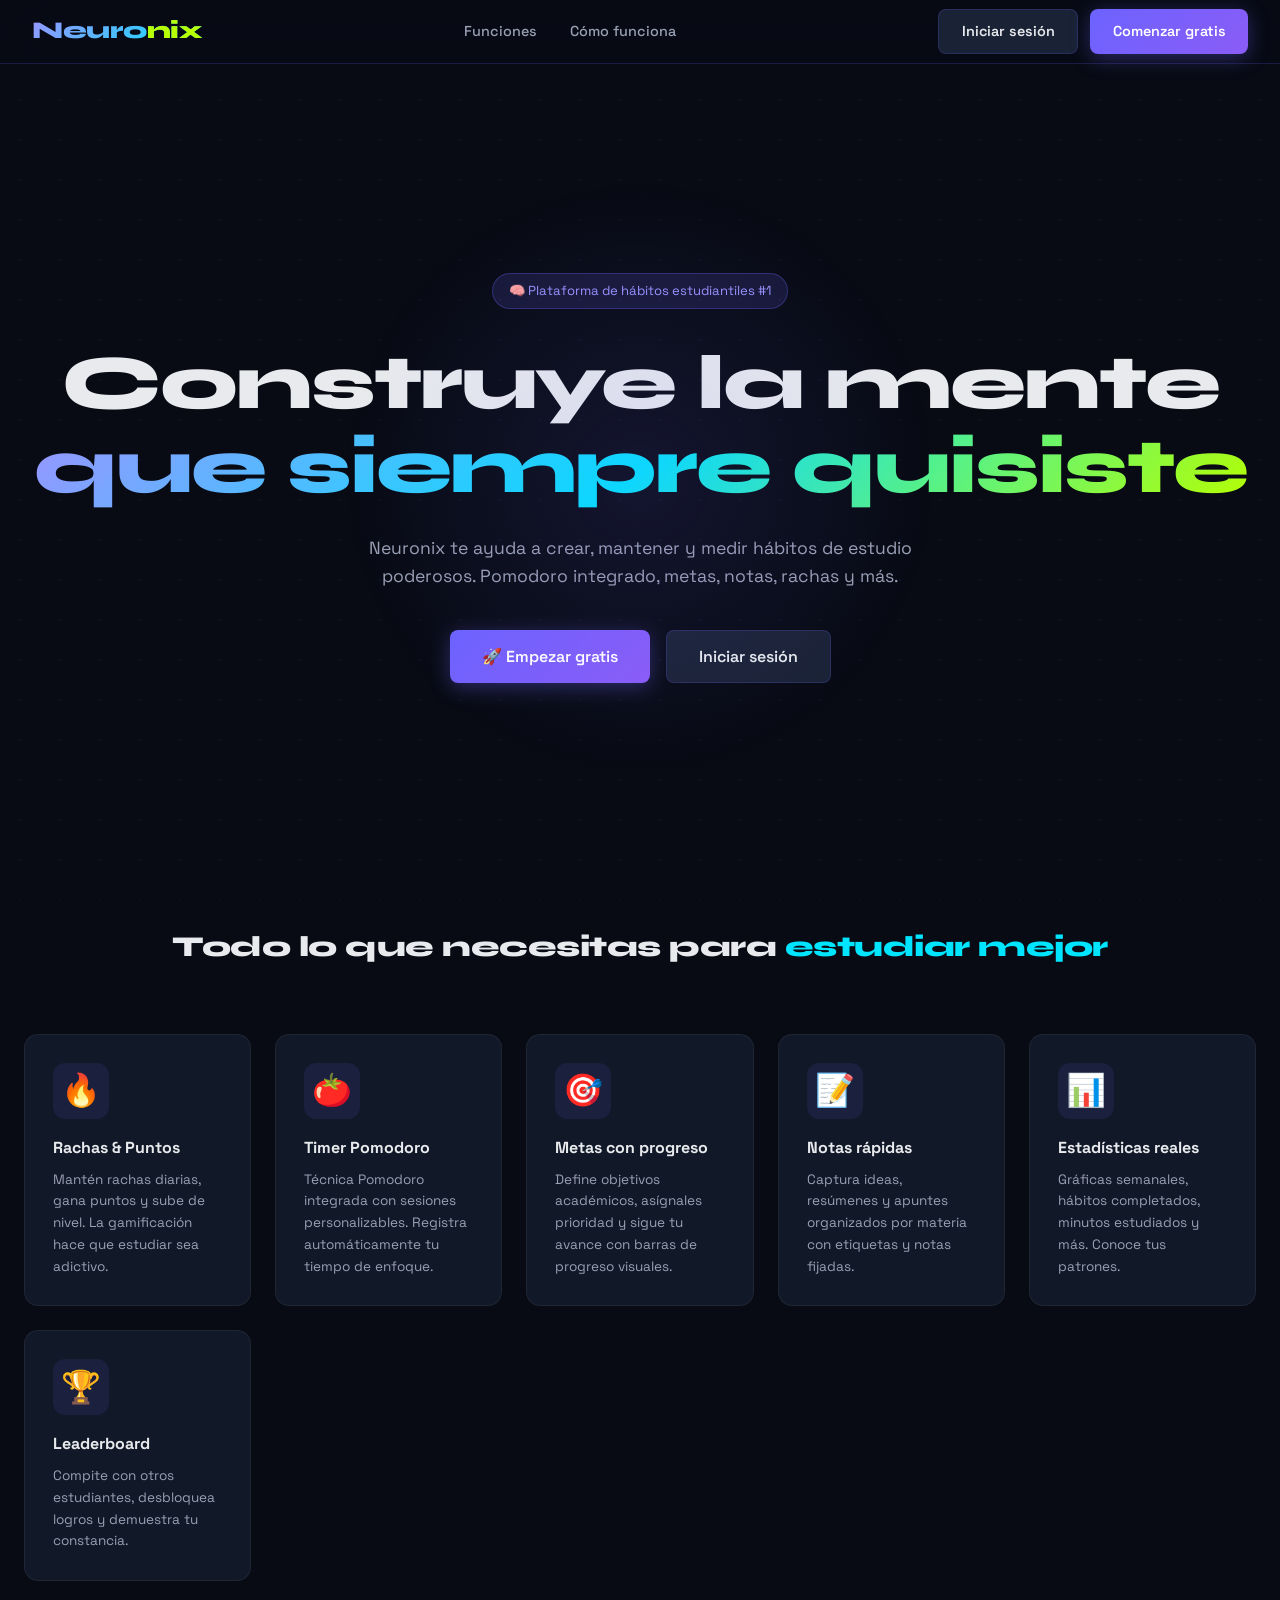
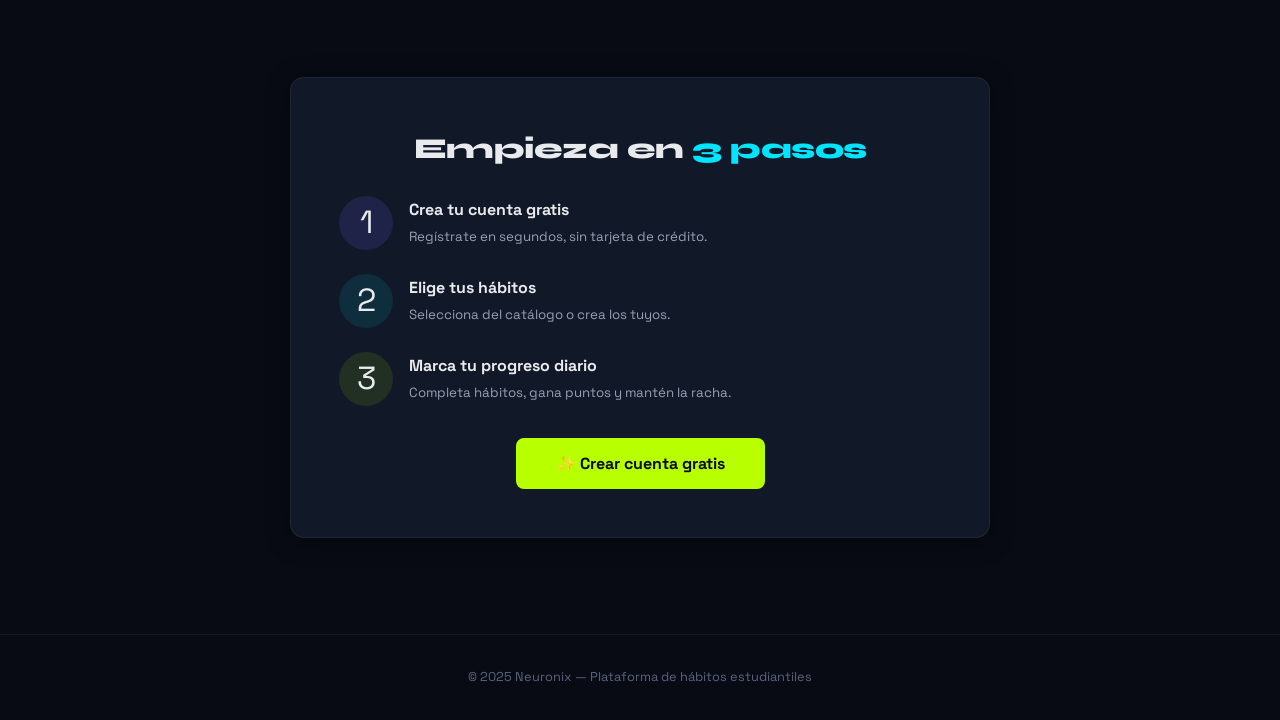
<file: pages/pomodoro.html>
<!DOCTYPE html>
<html lang="es">
<head>
  <meta charset="UTF-8" />
  <meta name="viewport" content="width=device-width, initial-scale=1.0" />
  <title>Pomodoro — Neuronix</title>
  <link rel="stylesheet" href="../css/style.css" />
  <style>
    .pomo-layout { display:grid; grid-template-columns:1fr 320px; gap:2rem; align-items:start; }
    .pomo-stats-grid { display:grid; grid-template-columns:1fr 1fr; gap:1rem; margin-top:1.5rem; }
    @media(max-width:768px){ .pomo-layout{grid-template-columns:1fr} }

    /* ── Cronómetros múltiples ── */
    .crono-card {
      background: var(--card2);
      border: 1px solid var(--border2);
      border-radius: var(--radius);
      padding: 1rem;
      transition: border-color 0.2s, box-shadow 0.2s;
    }
    .crono-card:hover { border-color: var(--border); }
    .crono-card.activo {
      border-color: var(--purple);
      box-shadow: 0 0 20px rgba(108,99,255,0.15);
    }
    .crono-card.completado { border-color: var(--cyan); opacity: 0.75; }

    .crono-nombre {
      width: 100%; background: none; border: none;
      border-bottom: 1px solid var(--border2);
      color: var(--text); font-family: var(--font-body);
      font-size: 0.88rem; font-weight: 600;
      padding: 0.2rem 0; margin-bottom: 0.75rem;
      outline: none; transition: border-color 0.2s;
    }
    .crono-nombre:focus { border-color: var(--purple); }
    .crono-nombre:disabled { opacity: 0.6; cursor: not-allowed; }

    .crono-display {
      font-family: var(--font-mono); font-size: 2rem;
      font-weight: 700; color: var(--text);
      text-align: center; margin: 0.5rem 0;
      letter-spacing: 2px;
    }
    .crono-card.activo    .crono-display { color: var(--purple-l); }
    .crono-card.completado .crono-display { color: var(--cyan); }

    .crono-progreso {
      height: 4px; background: var(--bg3);
      border-radius: 2px; margin-bottom: 0.75rem; overflow: hidden;
    }
    .crono-progreso-fill {
      height: 100%;
      background: linear-gradient(90deg, var(--purple), var(--cyan));
      border-radius: 2px; transition: width 1s linear;
    }

    .crono-config {
      display: flex; align-items: center;
      gap: 0.5rem; margin-bottom: 0.75rem;
    }
    .crono-config label { font-size: 0.75rem; color: var(--text-m); }
    .crono-config input[type=number] {
      width: 58px; background: var(--bg3);
      border: 1px solid var(--border2);
      border-radius: var(--radius-s); color: var(--text);
      padding: 0.3rem 0.5rem; font-size: 0.85rem;
      font-family: var(--font-mono); text-align: center;
      transition: border-color 0.2s;
    }
    .crono-config input[type=number]:focus {
      outline: none; border-color: var(--purple);
    }
    .crono-config input[type=number]:disabled {
      opacity: 0.5; cursor: not-allowed;
    }
    .crono-estado {
      margin-left: auto; font-size: 0.72rem;
      color: var(--text-s); font-family: var(--font-mono);
    }

    .crono-btns { display: flex; gap: 0.4rem; }
    .crono-btns button {
      flex: 1; padding: 0.4rem 0.2rem;
      border-radius: var(--radius-s);
      border: 1px solid var(--border2);
      background: var(--bg3); color: var(--text);
      cursor: pointer; font-size: 0.8rem;
      font-family: var(--font-body); transition: all 0.2s;
    }
    .crono-btns button:disabled {
      opacity: 0.4; cursor: not-allowed;
    }
    .btn-crono-play { border-color: var(--purple) !important; color: var(--purple-l) !important; }
    .btn-crono-play:hover:not(:disabled) { background: rgba(108,99,255,0.2) !important; }
    .btn-crono-reset:hover { border-color: var(--cyan) !important; color: var(--cyan) !important; }
    .btn-crono-del:hover   { border-color: var(--pink) !important; color: var(--pink) !important; }
  </style>
</head>
<body>

<nav class="navbar">
  <a class="nav-brand" href="dashboard.html">Neuro<span>nix</span></a>
  <div class="nav-links">
    <a href="dashboard.html">📊 Dashboard</a>
    <a href="habitos.html">🔥 Hábitos</a>
    <a href="pomodoro.html" class="active">🍅 Pomodoro</a>
    <a href="metas.html">🎯 Metas</a>
    <a href="notas.html">📝 Notas</a>
    <a href="perfil.html">👤 Perfil</a>
  </div>
  <div class="nav-user">
    <div class="user-info">
      <strong id="user-nombre">—</strong>
    </div>
    <button id="btn-logout" class="btn-logout">Salir</button>
  </div>
</nav>

<div id="toast-container"></div>

<!-- ── Timer principal ── -->
<div class="page-wrapper">
  <h1 class="page-title">Timer <span style="color:var(--cyan)">Pomodoro</span></h1>
  <p class="page-subtitle">Sesiones de enfoque profundo. Cada 🍅 cuenta.</p>

  <div class="pomo-layout">

    <!-- Timer circular -->
    <div class="card" style="display:flex;flex-direction:column;align-items:center;padding:3rem 2rem">

      <div id="timer-mode"
           style="font-size:0.95rem;color:var(--text-m);margin-bottom:1.5rem;font-weight:600">
        🍅 Enfoque
      </div>

      <!-- SVG circular -->
      <div class="timer-svg" id="timer-circle">
        <svg width="220" height="220" viewBox="0 0 220 220">
          <defs>
            <linearGradient id="timerGrad" x1="0%" y1="0%" x2="100%" y2="100%">
              <stop offset="0%" style="stop-color:#6C63FF" />
              <stop offset="100%" style="stop-color:#00E5FF" />
            </linearGradient>
          </defs>
          <circle class="progress-ring__bg"
                  cx="110" cy="110" r="95" stroke-width="12" />
          <circle class="progress-ring__circle"
                  cx="110" cy="110" r="95" stroke-width="12"
                  stroke-dasharray="596.9 596.9" stroke-dashoffset="0" />
        </svg>
        <div class="timer-text">
          <div id="timer-display">25:00</div>
          <div id="timer-mode-mini"
               style="font-size:0.75rem;color:var(--text-m);text-align:center">
            Enfoque
          </div>
        </div>
      </div>

      <!-- Controles -->
      <div class="timer-controls" style="margin-top:2rem">
        <button id="btn-start" class="btn btn-primary"
                style="min-width:140px;justify-content:center">
          ▶ Iniciar
        </button>
        <button id="btn-reset" class="btn btn-secondary">↺ Reset</button>
        <button id="btn-skip"  class="btn btn-secondary">⏭ Saltar</button>
      </div>

      <!-- Materia -->
      <div style="margin-top:1.5rem;width:100%;max-width:320px">
        <label style="font-size:0.8rem;color:var(--text-m);
                      display:block;margin-bottom:0.4rem">
          Materia (opcional)
        </label>
        <input id="materia-input" type="text" class="form-control"
               placeholder="Ej: Cálculo, Historia..." />
      </div>

      <!-- Ciclos -->
      <div style="margin-top:1.5rem;text-align:center">
        <span style="font-size:0.85rem;color:var(--text-m)">
          Ciclos completados hoy:
        </span>
        <span id="ciclos-count"
              style="font-family:var(--font-mono);color:var(--lime);
                     font-size:1.5rem;font-weight:700;display:block">
          0
        </span>
      </div>
    </div>

    <!-- Panel lateral -->
    <div style="display:flex;flex-direction:column;gap:1.5rem">

      <!-- Configuración -->
      <div class="card">
        <h3 style="margin-bottom:1rem;font-size:0.9rem;color:var(--text-m);
                   text-transform:uppercase;letter-spacing:1px">
          ⚙️ Configuración
        </h3>
        <div class="form-group">
          <label>Duración enfoque (min)</label>
          <select id="dur-trabajo" class="form-control">
            <option value="15">15 min</option>
            <option value="20">20 min</option>
            <option value="25" selected>25 min</option>
            <option value="30">30 min</option>
            <option value="45">45 min</option>
            <option value="50">50 min</option>
          </select>
        </div>
        <div class="form-group">
          <label>Duración descanso (min)</label>
          <select id="dur-descanso" class="form-control">
            <option value="3">3 min</option>
            <option value="5" selected>5 min</option>
            <option value="10">10 min</option>
          </select>
        </div>
      </div>

      <!-- Estadísticas -->
      <div class="card">
        <h3 style="margin-bottom:1rem;font-size:0.9rem;color:var(--text-m);
                   text-transform:uppercase;letter-spacing:1px">
          📊 Esta semana
        </h3>
        <div class="pomo-stats-grid">
          <div style="text-align:center;padding:1rem;
                      background:var(--bg3);border-radius:var(--radius-s)">
            <div id="total-pomodoros"
                 style="font-family:var(--font-mono);font-size:1.75rem;
                        font-weight:700;color:var(--cyan)">
              0
            </div>
            <div style="font-size:0.75rem;color:var(--text-m)">🍅 Pomodoros</div>
          </div>
          <div style="text-align:center;padding:1rem;
                      background:var(--bg3);border-radius:var(--radius-s)">
            <div id="minutos-estudio"
                 style="font-family:var(--font-mono);font-size:1.75rem;
                        font-weight:700;color:var(--lime)">
              0
            </div>
            <div style="font-size:0.75rem;color:var(--text-m)">⏱ Minutos</div>
          </div>
        </div>
      </div>

      <!-- Consejo -->
      <div class="card" style="border-color:rgba(0,229,255,0.2)">
        <h3 style="margin-bottom:0.75rem;font-size:0.85rem;color:var(--cyan)">
          💡 Consejo
        </h3>
        <p id="tip-dia" style="font-size:0.82rem;color:var(--text-m)">
          Después de 4 pomodoros, toma un descanso largo de 15-20 minutos.
          Tu cerebro lo necesita para consolidar lo aprendido.
        </p>
      </div>

    </div>
  </div>

  <!-- ══════════════════════════════════════════════════
       Sección de 10 Cronómetros independientes
  ══════════════════════════════════════════════════ -->
  <div style="margin-top:2rem">
    <div class="card">

      <!-- Encabezado -->
      <div style="display:flex;justify-content:space-between;
                  align-items:center;margin-bottom:1.25rem;flex-wrap:wrap;gap:1rem">
        <div>
          <h2 class="section-title" style="margin:0">Mis Cronómetros</h2>
          <p style="font-size:0.82rem;color:var(--text-m);margin-top:0.25rem">
            Hasta 10 cronómetros independientes. Cada uno con su propio tiempo.
          </p>
        </div>
        <div style="display:flex;align-items:center;gap:0.75rem">
          <span id="crono-contador"
                style="font-size:0.82rem;color:var(--text-m);
                       font-family:var(--font-mono)">
            0 / 10
          </span>
          <button onclick="agregarCronometro()"
                  class="btn btn-secondary"
                  style="font-size:0.82rem;padding:0.4rem 0.9rem">
            + Nuevo cronómetro
          </button>
        </div>
      </div>

      <!-- Grid donde se renderizan los cronómetros -->
      <div id="cronometros-grid"
           style="display:grid;
                  grid-template-columns:repeat(auto-fill,minmax(210px,1fr));
                  gap:1rem">
        <!-- Se llena con JavaScript -->
        <div class="empty-state" style="grid-column:1/-1">
          <span>⏱</span>
          <p>Presiona "+ Nuevo cronómetro" para agregar uno</p>
        </div>
      </div>

    </div>
  </div>

</div><!-- fin page-wrapper -->

<!-- ── Scripts ── -->
<script src="../js/config.js"></script>
<script src="../js/auth.js"></script>
<script src="../js/pomodoro.js"></script>

<script>
// ════════════════════════════════════════════════════════
// CRONÓMETROS — código inline para no necesitar archivo extra
// ════════════════════════════════════════════════════════

const MAX_CRONOS = 10;
let cronos = [];
let intervalos = {};

const NOMBRES_DEFAULT = [
  'Matemáticas', 'Historia', 'Biología', 'Física',
  'Inglés', 'Programación', 'Literatura', 'Química',
  'Repaso general', 'Tarea pendiente'
];

// ── Crear objeto cronómetro ──────────────────────────
function crearCronoObj(posicion) {
  return {
    id:            Date.now() + Math.random(),
    nombre:        NOMBRES_DEFAULT[posicion] || `Cronómetro ${posicion + 1}`,
    minutos:       25,
    totalSegundos: 25 * 60,
    restantes:     25 * 60,
    activo:        false,
    completado:    false,
  };
}

// ── Agregar cronómetro nuevo ─────────────────────────
function agregarCronometro() {
  if (cronos.length >= MAX_CRONOS) {
    toast('Máximo 10 cronómetros permitidos', 'error');
    return;
  }
  cronos.push(crearCronoObj(cronos.length));
  renderCronos();
}

// ── Dibujar todos los cronómetros ────────────────────
function renderCronos() {
  const grid     = document.getElementById('cronometros-grid');
  const contador = document.getElementById('crono-contador');
  if (!grid) return;

  if (contador) contador.textContent = `${cronos.length} / ${MAX_CRONOS}`;

  if (!cronos.length) {
    grid.innerHTML = `
      <div class="empty-state" style="grid-column:1/-1">
        <span>⏱</span>
        <p>Presiona "+ Nuevo cronómetro" para agregar uno</p>
      </div>`;
    return;
  }

  grid.innerHTML = cronos.map((c, i) => {

    const min = Math.floor(c.restantes / 60).toString().padStart(2, '0');
    const seg = (c.restantes % 60).toString().padStart(2, '0');

    const pct = c.totalSegundos > 0
      ? Math.round(((c.totalSegundos - c.restantes) / c.totalSegundos) * 100)
      : 0;

    let clases = 'crono-card';
    if (c.activo)     clases += ' activo';
    if (c.completado) clases += ' completado';

    let estadoTexto = '⏸ En pausa';
    if (c.activo)     estadoTexto = '▶ Corriendo';
    if (c.completado) estadoTexto = '✅ Completado';

    const btnPlayTexto = c.activo ? '⏸ Pausar' : '▶ Iniciar';
    const btnDisabled  = c.completado ? 'disabled' : '';

    return `
    <div class="${clases}" id="crono-card-${c.id}">

      <input
        class="crono-nombre"
        type="text"
        value="${c.nombre}"
        placeholder="Nombre"
        onchange="renombrarCrono(${i}, this.value)"
        ${c.activo ? 'disabled' : ''}
      />

      <div class="crono-display">${min}:${seg}</div>

      <div class="crono-progreso">
        <div class="crono-progreso-fill" style="width:${pct}%"></div>
      </div>

      <div class="crono-config">
        <label>Min:</label>
        <input
          type="number" min="1" max="120"
          value="${c.minutos}"
          onchange="cambiarTiempoCrono(${i}, this.value)"
          ${c.activo || c.completado ? 'disabled' : ''}
        />
        <span class="crono-estado">${estadoTexto}</span>
      </div>

      <div class="crono-btns">
        <button
          class="btn-crono-play"
          onclick="toggleCrono(${i})"
          ${btnDisabled}>
          ${btnPlayTexto}
        </button>
        <button
          class="btn-crono-reset"
          onclick="resetCrono(${i})"
          title="Reiniciar">
          ↺ Reset
        </button>
        <button
          class="btn-crono-del"
          onclick="eliminarCrono(${i})"
          title="Eliminar">
          🗑
        </button>
      </div>

    </div>`;
  }).join('');
}

// ── Iniciar o pausar ─────────────────────────────────
function toggleCrono(i) {
  const c = cronos[i];
  if (c.completado) return;

  if (c.activo) {
    // Pausar
    clearInterval(intervalos[c.id]);
    c.activo = false;
    renderCronos();

  } else {
    // Iniciar
    c.activo = true;

    intervalos[c.id] = setInterval(() => {
      c.restantes--;

      // Actualizar solo este cronómetro sin redibujar todo
      actualizarDisplayCrono(c);

      if (c.restantes <= 0) {
        c.restantes  = 0;
        c.activo     = false;
        c.completado = true;
        clearInterval(intervalos[c.id]);
        playNotifCrono(c.nombre);
        renderCronos();
      }
    }, 1000);

    renderCronos();
  }
}

// ── Actualizar display sin redibujar todo ────────────
function actualizarDisplayCrono(c) {
  const card = document.getElementById(`crono-card-${c.id}`);
  if (!card) return;

  const display = card.querySelector('.crono-display');
  if (display) {
    const min = Math.floor(c.restantes / 60).toString().padStart(2, '0');
    const seg = (c.restantes % 60).toString().padStart(2, '0');
    display.textContent = `${min}:${seg}`;
  }

  const fill = card.querySelector('.crono-progreso-fill');
  if (fill && c.totalSegundos > 0) {
    const pct = Math.round(
      ((c.totalSegundos - c.restantes) / c.totalSegundos) * 100
    );
    fill.style.width = `${pct}%`;
  }
}

// ── Reiniciar ────────────────────────────────────────
function resetCrono(i) {
  const c = cronos[i];
  clearInterval(intervalos[c.id]);
  c.activo     = false;
  c.completado = false;
  c.restantes  = c.minutos * 60;
  renderCronos();
}

// ── Eliminar ─────────────────────────────────────────
function eliminarCrono(i) {
  clearInterval(intervalos[cronos[i].id]);
  cronos.splice(i, 1);
  renderCronos();
  toast('🗑 Cronómetro eliminado');
}

// ── Renombrar ────────────────────────────────────────
function renombrarCrono(i, nuevoNombre) {
  if (nuevoNombre.trim()) {
    cronos[i].nombre = nuevoNombre.trim();
  }
}

// ── Cambiar tiempo ───────────────────────────────────
function cambiarTiempoCrono(i, valor) {
  const min = Math.max(1, Math.min(120, parseInt(valor) || 25));
  cronos[i].minutos       = min;
  cronos[i].restantes     = min * 60;
  cronos[i].totalSegundos = min * 60;
  cronos[i].completado    = false;
  renderCronos();
}

// ── Sonido al completar ──────────────────────────────
function playNotifCrono(nombre) {
  toast(`⏰ "${nombre}" completado!`);
  try {
    const ctx  = new AudioContext();
    const osc  = ctx.createOscillator();
    const gain = ctx.createGain();
    osc.connect(gain);
    gain.connect(ctx.destination);
    osc.frequency.setValueAtTime(523, ctx.currentTime);
    osc.frequency.setValueAtTime(659, ctx.currentTime + 0.18);
    osc.frequency.setValueAtTime(784, ctx.currentTime + 0.36);
    gain.gain.setValueAtTime(0.3, ctx.currentTime);
    gain.gain.exponentialRampToValueAtTime(0.001, ctx.currentTime + 0.9);
    osc.start();
    osc.stop(ctx.currentTime + 0.9);
  } catch (e) {}
}

// ── Inicializar con 3 cronómetros por defecto ────────
document.addEventListener('DOMContentLoaded', () => {
  for (let i = 0; i < 3; i++) {
    cronos.push(crearCronoObj(i));
  }
  renderCronos();
});
</script>

<script src="../js/chatbot.js"></script>
</body>
</html>
</file>
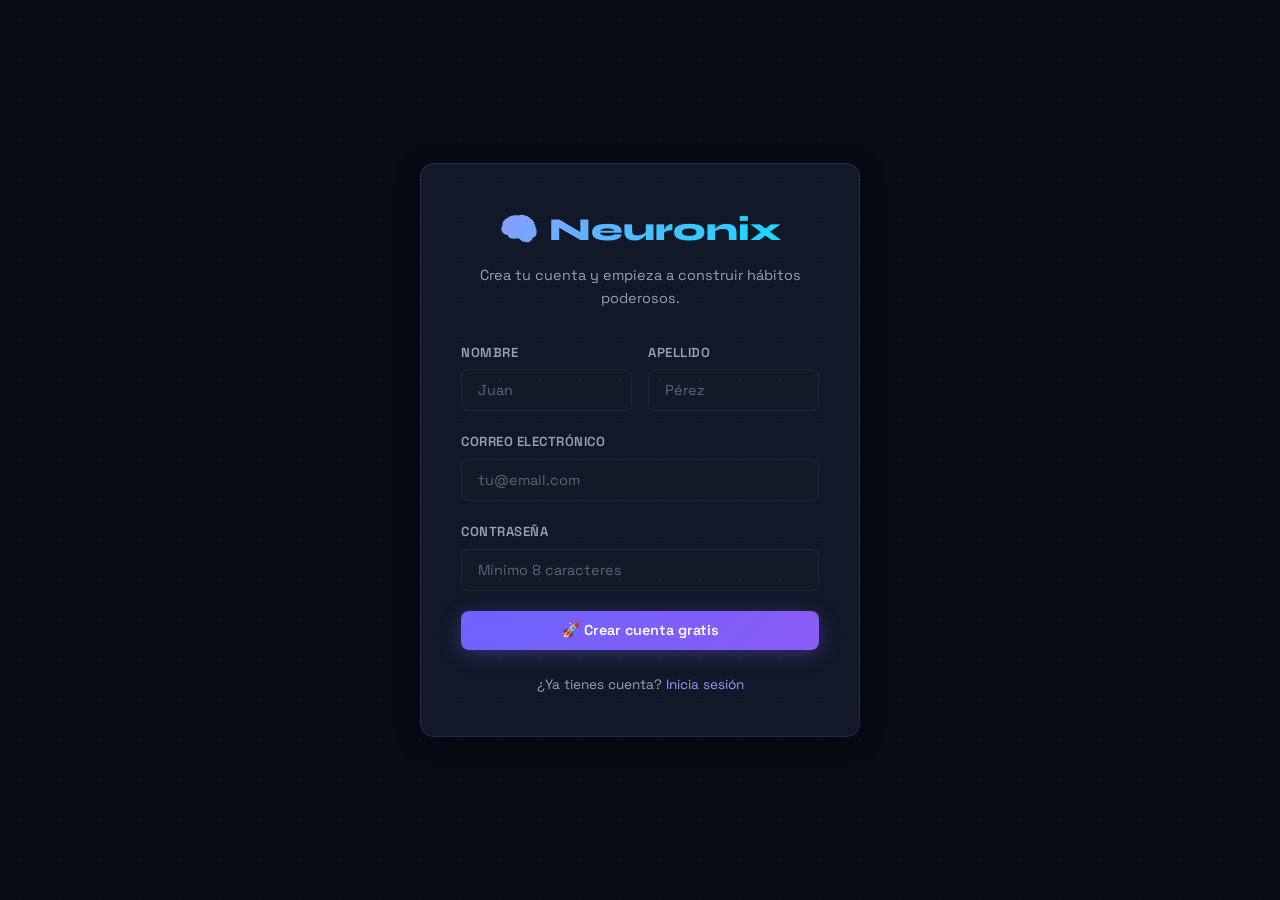
<file: pages/register.html>
<!DOCTYPE html>
<html lang="es">
<head>
  <meta charset="UTF-8" />
  <meta name="viewport" content="width=device-width, initial-scale=1.0" />
  <title>Registro — Neuronix</title>
  <link rel="stylesheet" href="../css/style.css" />
</head>
<body>
<div id="toast-container"></div>

<div class="auth-page">
  <div class="auth-box">
    <div class="auth-logo">🧠 Neuronix</div>
    <p class="auth-subtitle">Crea tu cuenta y empieza a construir hábitos poderosos.</p>

    <form id="form-register">
      <div style="display:grid;grid-template-columns:1fr 1fr;gap:1rem">
        <div class="form-group">
          <label for="nombre">Nombre</label>
          <input id="nombre" type="text" class="form-control" placeholder="Juan" required />
        </div>
        <div class="form-group">
          <label for="apellido">Apellido</label>
          <input id="apellido" type="text" class="form-control" placeholder="Pérez" required />
        </div>
      </div>
      <div class="form-group">
        <label for="email">Correo electrónico</label>
        <input id="email" type="email" class="form-control" placeholder="tu@email.com" required />
      </div>
      <div class="form-group">
        <label for="password">Contraseña</label>
        <input id="password" type="password" class="form-control" placeholder="Mínimo 8 caracteres" required minlength="8" />
      </div>
      <button type="submit" class="btn btn-primary" style="width:100%;justify-content:center">
        🚀 Crear cuenta gratis
      </button>
    </form>

    <p class="auth-switch">
      ¿Ya tienes cuenta? <a href="login.html">Inicia sesión</a>
    </p>
  </div>
</div>

<script src="../js/config.js"></script>
<script src="../js/auth.js"></script>
</body>
</html>
</file>
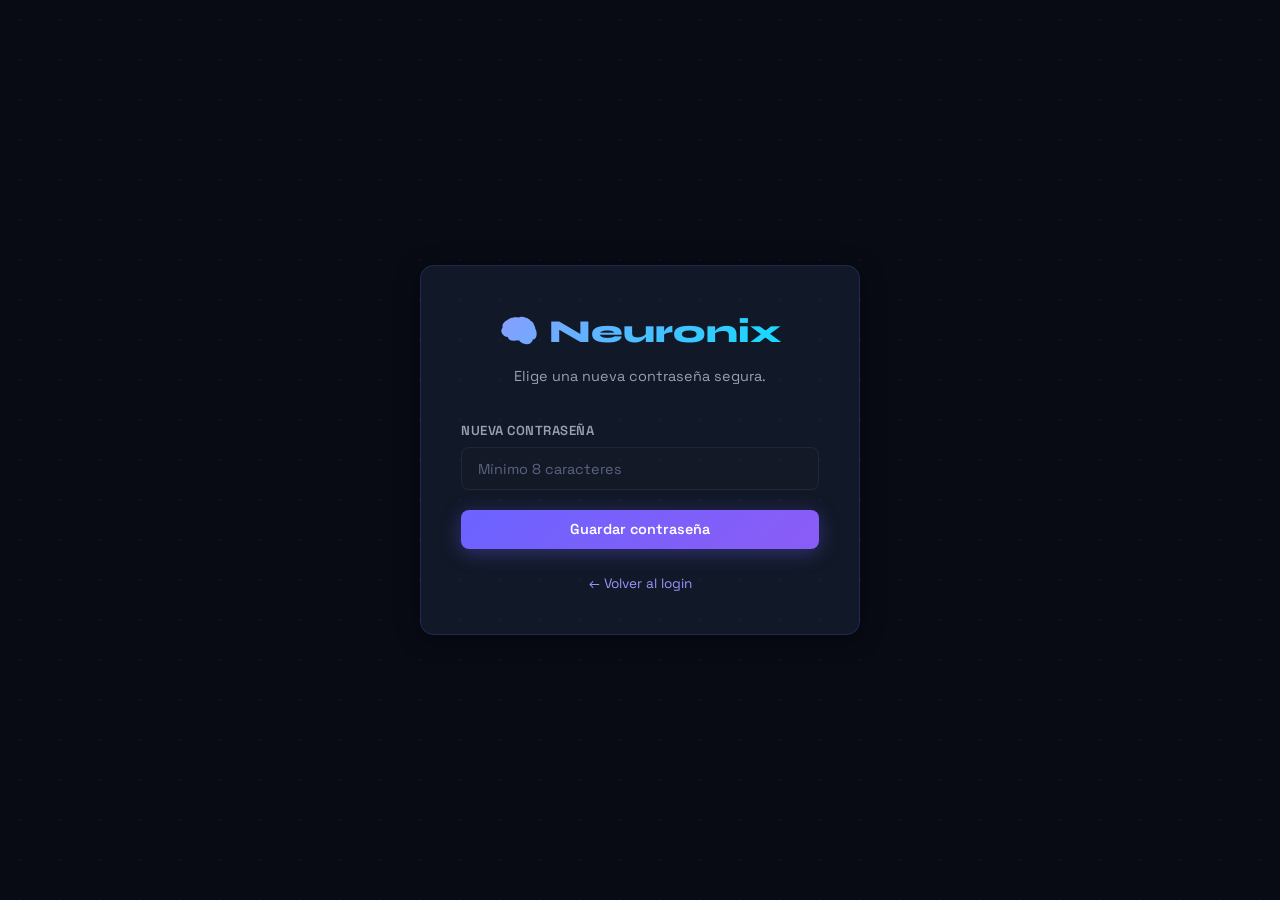
<file: pages/reset-password.html>
<!DOCTYPE html>
<html lang="es">
<head>
  <meta charset="UTF-8" />
  <meta name="viewport" content="width=device-width, initial-scale=1.0" />
  <title>Nueva contraseña — Neuronix</title>
  <link rel="stylesheet" href="../css/style.css" />
</head>
<body>
<div id="toast-container"></div>
<div class="auth-page">
  <div class="auth-box">
    <div class="auth-logo">🧠 Neuronix</div>
    <p class="auth-subtitle">Elige una nueva contraseña segura.</p>
    <form id="form-reset">
      <div class="form-group">
        <label for="password">Nueva contraseña</label>
        <input id="password" type="password" class="form-control" placeholder="Mínimo 8 caracteres" required minlength="8" />
      </div>
      <button type="submit" class="btn btn-primary" style="width:100%;justify-content:center">
        Guardar contraseña
      </button>
    </form>
    <p class="auth-switch"><a href="login.html">← Volver al login</a></p>
  </div>
</div>
<script src="../js/config.js"></script>
<script>
document.getElementById('form-reset').addEventListener('submit', async (e) => {
  e.preventDefault();
  const token = new URLSearchParams(window.location.search).get('token');
  if (!token) return toast('Token inválido', 'error');
  try {
    await apiFetch(`/auth/reset-password/${token}`, {
      method: 'POST',
      body: JSON.stringify({ password: document.getElementById('password').value })
    });
    toast('✅ Contraseña actualizada');
    setTimeout(() => window.location.href = 'login.html', 1500);
  } catch (err) { toast(err.message, 'error'); }
});
</script>
</body>
</html>
</file>
<file: css/style.css>
/* ═══════════════════════════════════════════════════════
   NEURONIX — Sistema de Diseño
   Tema: Dark Neuro-Futuristic · Púrpura / Cian / Lima
   ═══════════════════════════════════════════════════════ */

@import url('https://fonts.googleapis.com/css2?family=Space+Grotesk:wght@300;400;500;600;700&family=Syne:wght@700;800&family=JetBrains+Mono:wght@400;700&display=swap');

/* ── Variables ─────────────────────────────────────── */
:root {
  --bg:        #080B14;
  --bg2:       #0E1220;
  --bg3:       #141928;
  --card:      #111827;
  --card2:     #1a2235;
  --border:    rgba(108,99,255,0.2);
  --border2:   rgba(255,255,255,0.06);

  --purple:    #6C63FF;
  --purple-l:  #9B94FF;
  --cyan:      #00E5FF;
  --lime:      #B8FF00;
  --pink:      #FF6B9D;
  --orange:    #FF9A3C;

  --text:      #E8EAED;
  --text-m:    #9AA0B4;
  --text-s:    #5A6480;

  --radius:    14px;
  --radius-s:  8px;
  --shadow:    0 4px 24px rgba(0,0,0,0.4);
  --glow:      0 0 30px rgba(108,99,255,0.2);

  --font-head: 'Syne', sans-serif;
  --font-body: 'Space Grotesk', sans-serif;
  --font-mono: 'JetBrains Mono', monospace;
}

/* ── Reset ─────────────────────────────────────────── */
*, *::before, *::after { box-sizing: border-box; margin: 0; padding: 0; }
html { scroll-behavior: smooth; }
body {
  font-family: var(--font-body);
  background: var(--bg);
  color: var(--text);
  min-height: 100vh;
  line-height: 1.6;
  overflow-x: hidden;
}

/* ── Background dots pattern ───────────────────────── */
body::before {
  content: '';
  position: fixed; inset: 0; z-index: 0;
  background-image: radial-gradient(circle, rgba(108,99,255,0.08) 1px, transparent 1px);
  background-size: 40px 40px;
  pointer-events: none;
}

a { color: var(--purple-l); text-decoration: none; }
a:hover { color: var(--cyan); }
img { max-width: 100%; }

/* ── Scrollbar ──────────────────────────────────────── */
::-webkit-scrollbar { width: 6px; }
::-webkit-scrollbar-track { background: var(--bg); }
::-webkit-scrollbar-thumb { background: var(--purple); border-radius: 3px; }

/* ── Navbar ─────────────────────────────────────────── */
.navbar {
  position: sticky; top: 0; z-index: 100;
  background: rgba(8,11,20,0.85);
  backdrop-filter: blur(20px);
  border-bottom: 1px solid var(--border);
  padding: 0 2rem;
  display: flex; align-items: center; justify-content: space-between;
  height: 64px;
}

.nav-brand {
  font-family: var(--font-head);
  font-size: 1.5rem; font-weight: 800;
  background: linear-gradient(135deg, var(--purple-l), var(--cyan));
  -webkit-background-clip: text; -webkit-text-fill-color: transparent;
  letter-spacing: -0.5px;
}
.nav-brand span { color: var(--lime); -webkit-text-fill-color: var(--lime); }

.nav-links { display: flex; gap: 0.25rem; }
.nav-links a {
  color: var(--text-m); font-size: 0.9rem; font-weight: 500;
  padding: 0.5rem 0.9rem; border-radius: var(--radius-s);
  transition: all 0.2s;
}
.nav-links a:hover, .nav-links a.active {
  background: rgba(108,99,255,0.15);
  color: var(--purple-l);
}

.nav-user {
  display: flex; align-items: center; gap: 1rem;
}
.nav-user .user-info {
  display: flex; flex-direction: column; align-items: flex-end;
  font-size: 0.8rem;
}
.nav-user .user-info strong { color: var(--text); }
.nav-user .user-info span { color: var(--lime); font-family: var(--font-mono); }

.btn-logout {
  background: none; border: 1px solid var(--border);
  color: var(--text-m); padding: 0.4rem 0.8rem;
  border-radius: var(--radius-s); cursor: pointer; font-size: 0.8rem;
  transition: all 0.2s;
}
.btn-logout:hover { border-color: var(--pink); color: var(--pink); }

/* ── Layout principal ───────────────────────────────── */
.page-wrapper {
  position: relative; z-index: 1;
  max-width: 1280px; margin: 0 auto;
  padding: 2rem 1.5rem;
}

/* ── Títulos de sección ─────────────────────────────── */
.section-title {
  font-family: var(--font-head);
  font-size: 1.8rem; font-weight: 800;
  letter-spacing: -0.5px;
  margin-bottom: 1.5rem;
}
.section-title .accent { color: var(--cyan); }
.page-title {
  font-family: var(--font-head);
  font-size: 2.2rem; font-weight: 800;
  margin-bottom: 0.5rem;
}
.page-subtitle { color: var(--text-m); margin-bottom: 2rem; }

/* ── Cards ──────────────────────────────────────────── */
.card {
  background: var(--card);
  border: 1px solid var(--border2);
  border-radius: var(--radius);
  padding: 1.5rem;
  box-shadow: var(--shadow);
}
.card:hover { border-color: var(--border); }

/* ── Botones ────────────────────────────────────────── */
.btn {
  display: inline-flex; align-items: center; gap: 0.5rem;
  padding: 0.65rem 1.4rem; border-radius: var(--radius-s);
  font-family: var(--font-body); font-size: 0.9rem; font-weight: 600;
  cursor: pointer; border: none; transition: all 0.2s;
}
.btn-primary {
  background: linear-gradient(135deg, var(--purple), #8B5CF6);
  color: #fff;
  box-shadow: 0 4px 20px rgba(108,99,255,0.35);
}
.btn-primary:hover { transform: translateY(-1px); box-shadow: 0 6px 30px rgba(108,99,255,0.5); }
.btn-secondary {
  background: var(--card2); color: var(--text);
  border: 1px solid var(--border);
}
.btn-secondary:hover { border-color: var(--purple); color: var(--purple-l); }
.btn-cyan {
  background: linear-gradient(135deg, #0099CC, var(--cyan));
  color: var(--bg);
}
.btn-lime {
  background: var(--lime); color: var(--bg);
  font-weight: 700;
}
.btn:disabled { opacity: 0.5; cursor: not-allowed; transform: none !important; }

/* ── Grid de stats ──────────────────────────────────── */
.stats-grid {
  display: grid;
  grid-template-columns: repeat(auto-fit, minmax(160px, 1fr));
  gap: 1rem; margin-bottom: 2rem;
}
.stat-card {
  background: var(--card);
  border: 1px solid var(--border2);
  border-radius: var(--radius);
  padding: 1.25rem;
  display: flex; flex-direction: column; gap: 0.5rem;
  position: relative; overflow: hidden;
}
.stat-card::before {
  content: '';
  position: absolute; top: 0; left: 0; right: 0; height: 3px;
  background: linear-gradient(90deg, var(--purple), var(--cyan));
}
.stat-card .stat-icon { font-size: 1.5rem; }
.stat-card .stat-value {
  font-family: var(--font-head); font-size: 2rem; font-weight: 800;
  color: var(--text); line-height: 1;
}
.stat-card .stat-label { font-size: 0.78rem; color: var(--text-m); }

/* ── Hábito card (dashboard) ────────────────────────── */
.habit-card {
  display: flex; align-items: center; gap: 1rem;
  background: var(--card2);
  border: 1px solid var(--border2);
  border-radius: var(--radius-s);
  padding: 0.9rem 1rem;
  transition: all 0.2s;
}
.habit-card:hover { border-color: var(--border); }
.habit-card.done { opacity: 0.6; }
.habit-card.done .habit-info h4 { text-decoration: line-through; color: var(--text-m); }
.habit-icon {
  width: 44px; height: 44px;
  border-radius: 10px;
  display: flex; align-items: center; justify-content: center;
  font-size: 1.25rem; flex-shrink: 0;
}
.habit-info { flex: 1; min-width: 0; }
.habit-info h4 { font-size: 0.9rem; font-weight: 600; white-space: nowrap; overflow: hidden; text-overflow: ellipsis; }
.habit-cat { font-size: 0.75rem; color: var(--text-m); }
.btn-check {
  background: none; border: 2px solid var(--border);
  border-radius: 8px; font-size: 1.2rem;
  width: 38px; height: 38px;
  cursor: pointer; transition: all 0.2s; flex-shrink: 0;
}
.btn-check:hover { border-color: var(--purple); transform: scale(1.1); }
.btn-check.checked { border-color: transparent; background: rgba(0,229,255,0.1); }

/* ── Gráfica semanal ────────────────────────────────── */
.bar-chart {
  display: flex; align-items: flex-end; gap: 0.5rem;
  height: 100px; padding: 0 0.5rem;
}
.bar-item {
  flex: 1; display: flex; flex-direction: column; align-items: center; gap: 0.3rem;
}
.bar-fill {
  width: 100%; min-height: 4px;
  background: linear-gradient(180deg, var(--cyan), var(--purple));
  border-radius: 4px 4px 0 0;
  transition: height 0.8s cubic-bezier(0.34,1.56,0.64,1);
}
.bar-label { font-size: 0.7rem; color: var(--text-m); font-family: var(--font-mono); }

/* ── Tabla de porcentajes ───────────────────────────── */
.tabla-progreso {
  width: 100%; border-collapse: collapse;
}
.tabla-progreso thead tr {
  border-bottom: 2px solid var(--border);
}
.tabla-progreso th {
  padding: 0.6rem 0.75rem; text-align: left;
  font-size: 0.75rem; font-weight: 700;
  color: var(--text-m); text-transform: uppercase; letter-spacing: 0.5px;
}
.tabla-progreso td {
  padding: 0.65rem 0.75rem;
  font-size: 0.88rem; color: var(--text);
  border-bottom: 1px solid var(--border2);
}
.tabla-progreso tbody tr:hover { background: var(--card2); }
.tabla-progreso tbody tr:last-child td { border-bottom: none; }

.pct-bar-wrap {
  display: flex; align-items: center; gap: 0.75rem;
}
.pct-bar {
  flex: 1; height: 8px; background: var(--bg3);
  border-radius: 4px; overflow: hidden;
}
.pct-fill {
  height: 100%; border-radius: 4px;
  transition: width 0.8s cubic-bezier(0.34,1.56,0.64,1);
}
.pct-num {
  font-family: var(--font-mono); font-size: 0.82rem;
  font-weight: 700; min-width: 38px; text-align: right;
}
.pct-badge {
  display: inline-block; padding: 0.15rem 0.55rem;
  border-radius: 20px; font-size: 0.72rem; font-weight: 700;
}

/* ── Leaderboard ────────────────────────────────────── */
.rank-row {
  display: flex; align-items: center; gap: 0.75rem;
  padding: 0.75rem;
  border-radius: var(--radius-s);
  transition: background 0.15s;
}
.rank-row:hover { background: var(--card2); }
.rank-row.top3 { background: rgba(108,99,255,0.07); }
.rank-pos { font-size: 1.2rem; width: 32px; text-align: center; }
.rank-avatar {
  width: 36px; height: 36px; border-radius: 50%;
  background: linear-gradient(135deg, var(--purple), var(--cyan));
  display: flex; align-items: center; justify-content: center;
  font-size: 0.75rem; font-weight: 700; color: #fff;
  flex-shrink: 0;
}
.rank-info { flex: 1; }
.rank-info strong { font-size: 0.9rem; display: block; }
.rank-info small { font-size: 0.75rem; color: var(--text-m); }
.rank-pts {
  font-family: var(--font-mono); font-size: 0.85rem;
  color: var(--lime); font-weight: 700;
}

/* ── Catálogo de hábitos ────────────────────────────── */
.catalog-grid {
  display: grid;
  grid-template-columns: repeat(auto-fill, minmax(240px, 1fr));
  gap: 1.25rem;
}
.habit-catalog-card {
  background: var(--card);
  border: 1px solid var(--border2);
  border-radius: var(--radius);
  padding: 1.25rem;
  transition: all 0.25s;
  border-top: 3px solid var(--accent, var(--purple));
  display: flex; flex-direction: column; gap: 0.75rem;
}
.habit-catalog-card:hover {
  transform: translateY(-3px);
  border-color: var(--accent, var(--purple));
  box-shadow: 0 8px 30px rgba(0,0,0,0.3);
}
.hcc-header { display: flex; justify-content: space-between; align-items: flex-start; }
.hcc-icon { font-size: 2rem; }
.hcc-badge {
  font-size: 0.7rem; font-weight: 700; padding: 0.2rem 0.5rem;
  border-radius: 20px; text-transform: uppercase; letter-spacing: 0.5px;
}
.badge-facil { background: rgba(0,184,148,0.2); color: #00B894; }
.badge-media { background: rgba(253,203,110,0.2); color: #FDCB6E; }
.badge-dificil { background: rgba(255,107,107,0.2); color: #FF6B6B; }
.habit-catalog-card h3 { font-size: 1rem; font-weight: 700; }
.habit-catalog-card p { font-size: 0.82rem; color: var(--text-m); flex: 1; }
.hcc-meta { display: flex; gap: 0.5rem; flex-wrap: wrap; }
.hcc-meta span { font-size: 0.75rem; color: var(--text-m); background: var(--bg3); padding: 0.2rem 0.5rem; border-radius: 20px; }
.btn-adoptar {
  width: 100%; padding: 0.55rem;
  background: linear-gradient(135deg, var(--purple), #8B5CF6);
  color: #fff; border: none; border-radius: var(--radius-s);
  font-weight: 600; font-size: 0.85rem; cursor: pointer;
  transition: all 0.2s;
}
.btn-adoptar:hover { opacity: 0.85; }
.btn-adoptar.adopted { background: rgba(0,184,148,0.2); color: #00B894; cursor: default; }

/* ── Mis hábitos (lista) ────────────────────────────── */
.my-habit-row {
  display: flex; align-items: center; gap: 0.75rem;
  padding: 0.75rem 1rem;
  background: var(--card2); border-radius: var(--radius-s);
  margin-bottom: 0.5rem;
}
.mhr-icon { font-size: 1.4rem; }
.mhr-info { flex: 1; }
.mhr-info strong { font-size: 0.9rem; display: block; }
.mhr-info small { font-size: 0.75rem; color: var(--text-m); text-transform: capitalize; }
.mhr-pts { font-family: var(--font-mono); color: var(--lime); font-size: 0.85rem; }
.btn-remove {
  background: none; border: none; cursor: pointer; font-size: 1rem;
  opacity: 0.5; transition: opacity 0.2s;
}
.btn-remove:hover { opacity: 1; }

/* ── Filtros ────────────────────────────────────────── */
.filters {
  display: flex; gap: 0.5rem; flex-wrap: wrap; margin-bottom: 1.5rem;
}
.filter-btn {
  padding: 0.45rem 1rem; border-radius: 20px;
  background: var(--card2); border: 1px solid var(--border2);
  color: var(--text-m); font-size: 0.82rem; font-weight: 500;
  cursor: pointer; transition: all 0.2s; font-family: var(--font-body);
}
.filter-btn:hover, .filter-btn.active {
  background: rgba(108,99,255,0.2);
  border-color: var(--purple);
  color: var(--purple-l);
}

/* ── Search ─────────────────────────────────────────── */
.search-input {
  width: 100%; max-width: 360px;
  background: var(--card2); border: 1px solid var(--border2);
  border-radius: var(--radius-s); color: var(--text);
  padding: 0.65rem 1rem 0.65rem 2.5rem;
  font-family: var(--font-body); font-size: 0.9rem;
  background-image: url("data:image/svg+xml,%3Csvg xmlns='http://www.w3.org/2000/svg' width='16' height='16' fill='%239AA0B4' viewBox='0 0 16 16'%3E%3Cpath d='M11.742 10.344a6.5 6.5 0 1 0-1.397 1.398h-.001c.03.04.062.078.098.115l3.85 3.85a1 1 0 0 0 1.415-1.414l-3.85-3.85a1.007 1.007 0 0 0-.115-.1zM12 6.5a5.5 5.5 0 1 1-11 0 5.5 5.5 0 0 1 11 0z'/%3E%3C/svg%3E");
  background-repeat: no-repeat; background-position: 0.75rem center;
  transition: border-color 0.2s;
}
.search-input:focus { outline: none; border-color: var(--purple); }

/* ── Pomodoro timer ─────────────────────────────────── */
.timer-container {
  display: flex; flex-direction: column; align-items: center;
  gap: 1.5rem; padding: 2rem 0;
}
.timer-svg { position: relative; }
.progress-ring__bg { stroke: rgba(108,99,255,0.1); fill: none; }
.progress-ring__circle {
  fill: none;
  stroke: url(#timerGrad);
  stroke-linecap: round;
  transition: stroke-dashoffset 1s linear;
  transform: rotate(-90deg);
  transform-origin: 50% 50%;
}
.timer-text {
  position: absolute; top: 50%; left: 50%;
  transform: translate(-50%, -50%);
  text-align: center;
}
#timer-display {
  font-family: var(--font-mono); font-size: 3rem; font-weight: 700;
  color: var(--text); line-height: 1;
}
#timer-mode { font-size: 0.9rem; color: var(--text-m); margin-top: 0.25rem; }

.timer-controls { display: flex; gap: 0.75rem; }
.timer-svg.running .progress-ring__circle {
  filter: drop-shadow(0 0 8px rgba(108,99,255,0.6));
}

/* ── Metas ──────────────────────────────────────────── */
.metas-grid {
  display: grid;
  grid-template-columns: repeat(auto-fill, minmax(300px, 1fr));
  gap: 1.25rem;
}
.meta-card {
  background: var(--card);
  border: 1px solid var(--border2);
  border-radius: var(--radius);
  padding: 1.25rem;
  transition: all 0.2s;
}
.meta-card:hover { border-color: var(--border); }
.meta-card.completada { opacity: 0.55; }
.meta-header {
  display: flex; align-items: center; gap: 0.5rem;
  margin-bottom: 0.75rem;
}
.meta-header h3 { flex: 1; font-size: 1rem; font-weight: 700; }
.meta-actions { display: flex; gap: 0.25rem; }
.meta-actions button {
  background: none; border: none; cursor: pointer; font-size: 1rem;
  opacity: 0.7; transition: opacity 0.2s; padding: 0.15rem;
}
.meta-actions button:hover { opacity: 1; }
.prioridad-dot {
  width: 10px; height: 10px; border-radius: 50%; flex-shrink: 0;
}
.meta-desc { font-size: 0.83rem; color: var(--text-m); margin-bottom: 1rem; }
.meta-progreso {
  display: flex; align-items: center; gap: 0.75rem;
  margin-bottom: 0.5rem;
}
.progreso-bar {
  flex: 1; height: 6px; background: var(--bg3);
  border-radius: 3px; overflow: hidden;
}
.progreso-fill {
  height: 100%;
  background: linear-gradient(90deg, var(--purple), var(--cyan));
  border-radius: 3px; transition: width 0.4s;
}
.progreso-slider {
  width: 100%; margin-bottom: 0.75rem;
  accent-color: var(--purple);
}
.meta-footer { display: flex; gap: 0.5rem; flex-wrap: wrap; }
.tag {
  font-size: 0.73rem; padding: 0.2rem 0.55rem;
  background: var(--bg3); border-radius: 20px;
  color: var(--text-m); text-transform: capitalize;
}
.tag.urgente { background: rgba(255,107,107,0.15); color: #FF6B6B; }

/* ── Modal ──────────────────────────────────────────── */
.modal-overlay {
  display: none; position: fixed; inset: 0; z-index: 200;
  background: rgba(0,0,0,0.75);
  backdrop-filter: blur(4px);
  align-items: center; justify-content: center;
}
.modal-overlay.open { display: flex; }
.modal {
  background: var(--card);
  border: 1px solid var(--border);
  border-radius: var(--radius);
  padding: 2rem; width: 100%; max-width: 480px;
  max-height: 90vh; overflow-y: auto;
  box-shadow: 0 20px 60px rgba(0,0,0,0.6);
}
.modal h2 { font-family: var(--font-head); margin-bottom: 1.5rem; }

/* ── Formularios ────────────────────────────────────── */
.form-group { margin-bottom: 1.25rem; }
.form-group label {
  display: block; font-size: 0.82rem; font-weight: 600;
  color: var(--text-m); margin-bottom: 0.4rem;
  text-transform: uppercase; letter-spacing: 0.5px;
}
.form-control {
  width: 100%; padding: 0.7rem 1rem;
  background: var(--bg3); border: 1px solid var(--border2);
  border-radius: var(--radius-s); color: var(--text);
  font-family: var(--font-body); font-size: 0.9rem;
  transition: border-color 0.2s;
}
.form-control:focus { outline: none; border-color: var(--purple); background: var(--card2); }
.form-control::placeholder { color: var(--text-s); }
select.form-control { cursor: pointer; }

/* ── Landing / Hero ─────────────────────────────────── */
.hero {
  min-height: 92vh;
  display: flex; flex-direction: column;
  align-items: center; justify-content: center;
  text-align: center; padding: 4rem 1.5rem;
  position: relative; overflow: hidden;
}
.hero::before {
  content: '';
  position: absolute;
  width: 600px; height: 600px;
  background: radial-gradient(circle, rgba(108,99,255,0.12) 0%, transparent 70%);
  top: 50%; left: 50%; transform: translate(-50%, -50%);
  pointer-events: none;
}
.hero-badge {
  display: inline-flex; align-items: center; gap: 0.5rem;
  background: rgba(108,99,255,0.15);
  border: 1px solid rgba(108,99,255,0.3);
  border-radius: 20px; padding: 0.4rem 1rem;
  font-size: 0.82rem; color: var(--purple-l);
  margin-bottom: 2rem;
}
.hero h1 {
  font-family: var(--font-head);
  font-size: clamp(2.5rem, 6vw, 5rem);
  font-weight: 800; line-height: 1.1;
  letter-spacing: -2px;
  margin-bottom: 1.5rem;
}
.hero h1 .grad {
  background: linear-gradient(135deg, var(--purple-l) 0%, var(--cyan) 50%, var(--lime) 100%);
  -webkit-background-clip: text; -webkit-text-fill-color: transparent;
}
.hero p {
  font-size: 1.1rem; color: var(--text-m);
  max-width: 600px; margin: 0 auto 2.5rem;
}
.hero-cta { display: flex; gap: 1rem; flex-wrap: wrap; justify-content: center; }

/* ── Features grid (landing) ────────────────────────── */
.features-grid {
  display: grid;
  grid-template-columns: repeat(auto-fit, minmax(220px, 1fr));
  gap: 1.5rem; margin: 4rem 0;
}
.feature-card {
  background: var(--card);
  border: 1px solid var(--border2);
  border-radius: var(--radius);
  padding: 1.75rem;
  transition: all 0.3s;
}
.feature-card:hover {
  transform: translateY(-4px);
  border-color: var(--border);
  box-shadow: var(--glow);
}
.feature-icon {
  font-size: 2rem; margin-bottom: 1rem;
  background: rgba(108,99,255,0.1);
  width: 56px; height: 56px; border-radius: 12px;
  display: flex; align-items: center; justify-content: center;
}
.feature-card h3 { font-size: 1rem; font-weight: 700; margin-bottom: 0.5rem; }
.feature-card p { font-size: 0.85rem; color: var(--text-m); }

/* ── Auth pages ─────────────────────────────────────── */
.auth-page {
  min-height: 100vh;
  display: flex; align-items: center; justify-content: center;
  padding: 2rem;
}
.auth-box {
  width: 100%; max-width: 440px;
  background: var(--card);
  border: 1px solid var(--border);
  border-radius: var(--radius);
  padding: 2.5rem;
  box-shadow: var(--shadow);
}
.auth-logo {
  font-family: var(--font-head);
  font-size: 2rem; font-weight: 800;
  text-align: center; margin-bottom: 0.5rem;
  background: linear-gradient(135deg, var(--purple-l), var(--cyan));
  -webkit-background-clip: text; -webkit-text-fill-color: transparent;
}
.auth-subtitle { text-align: center; color: var(--text-m); font-size: 0.9rem; margin-bottom: 2rem; }
.auth-switch { text-align: center; margin-top: 1.5rem; font-size: 0.85rem; color: var(--text-m); }

/* ── Dashboard layout ───────────────────────────────── */
.dashboard-grid {
  display: grid;
  grid-template-columns: 1fr 320px;
  gap: 1.5rem;
}
.dashboard-main { display: flex; flex-direction: column; gap: 1.5rem; }
.dashboard-side { display: flex; flex-direction: column; gap: 1.5rem; }

/* ── Notas ──────────────────────────────────────────── */
.notes-grid {
  display: grid;
  grid-template-columns: repeat(auto-fill, minmax(240px, 1fr));
  gap: 1rem;
}
.note-card {
  background: var(--card2);
  border: 1px solid var(--border2);
  border-radius: var(--radius);
  padding: 1.25rem;
  cursor: pointer; transition: all 0.2s;
  position: relative;
}
.note-card:hover { transform: translateY(-2px); border-color: var(--border); }
.note-card.fijada::after {
  content: '📌';
  position: absolute; top: 0.75rem; right: 0.75rem;
}
.note-card h4 { font-size: 0.95rem; font-weight: 700; margin-bottom: 0.5rem; }
.note-card p { font-size: 0.82rem; color: var(--text-m); display: -webkit-box; -webkit-line-clamp: 4; -webkit-box-orient: vertical; overflow: hidden; }
.note-meta { margin-top: 0.75rem; display: flex; gap: 0.5rem; flex-wrap: wrap; align-items: center; }
.note-tag { font-size: 0.7rem; background: var(--bg3); border-radius: 10px; padding: 0.15rem 0.45rem; color: var(--text-m); }
.note-materia { font-size: 0.75rem; color: var(--cyan); font-weight: 600; }

/* ── Toasts ─────────────────────────────────────────── */
#toast-container {
  position: fixed; bottom: 1.5rem; right: 1.5rem;
  z-index: 999; display: flex; flex-direction: column; gap: 0.5rem;
}
.toast {
  background: var(--card2); border: 1px solid var(--border);
  border-radius: var(--radius-s); padding: 0.75rem 1.25rem;
  font-size: 0.875rem; color: var(--text);
  transform: translateX(120%); transition: transform 0.3s;
  max-width: 300px;
}
.toast.show { transform: translateX(0); }
.toast.toast-success { border-color: rgba(0,184,148,0.5); }
.toast.toast-error { border-color: rgba(255,107,107,0.5); color: #FF6B6B; }

/* ── Empty state ────────────────────────────────────── */
.empty-state {
  text-align: center; padding: 3rem;
  color: var(--text-m);
}
.empty-state span { font-size: 3rem; display: block; margin-bottom: 1rem; }
.empty-state p { font-size: 0.9rem; }

/* ── Responsive ─────────────────────────────────────── */
@media (max-width: 768px) {
  .dashboard-grid { grid-template-columns: 1fr; }
  .navbar { padding: 0 1rem; }
  .nav-links { display: none; }
  .hero h1 { font-size: 2.2rem; }
  .stats-grid { grid-template-columns: repeat(2, 1fr); }
}

/* ══════════════════════════════════════════════════
   Cronómetros múltiples
══════════════════════════════════════════════════ */
.crono-card {
  background: var(--card2);
  border: 1px solid var(--border2);
  border-radius: var(--radius);
  padding: 1rem;
  transition: border-color 0.2s, box-shadow 0.2s;
}
.crono-card:hover {
  border-color: var(--border);
}
.crono-card.activo {
  border-color: var(--purple);
  box-shadow: 0 0 20px rgba(108,99,255,0.15);
}
.crono-card.completado {
  border-color: var(--cyan);
  opacity: 0.75;
}

/* Nombre editable del cronómetro */
.crono-nombre {
  width: 100%;
  background: none;
  border: none;
  border-bottom: 1px solid var(--border2);
  color: var(--text);
  font-family: var(--font-body);
  font-size: 0.88rem;
  font-weight: 600;
  padding: 0.2rem 0;
  margin-bottom: 0.75rem;
  outline: none;
  transition: border-color 0.2s;
}
.crono-nombre:focus {
  border-color: var(--purple);
}

/* Display del tiempo */
.crono-display {
  font-family: var(--font-mono);
  font-size: 2rem;
  font-weight: 700;
  color: var(--text);
  text-align: center;
  margin: 0.5rem 0;
  letter-spacing: 2px;
}
.crono-card.activo .crono-display {
  color: var(--purple-l);
}
.crono-card.completado .crono-display {
  color: var(--cyan);
}

/* Configuración de minutos */
.crono-config {
  display: flex;
  align-items: center;
  gap: 0.5rem;
  margin-bottom: 0.75rem;
}
.crono-config label {
  font-size: 0.75rem;
  color: var(--text-m);
}
.crono-config input[type=number] {
  width: 58px;
  background: var(--bg3);
  border: 1px solid var(--border2);
  border-radius: var(--radius-s);
  color: var(--text);
  padding: 0.3rem 0.5rem;
  font-size: 0.85rem;
  font-family: var(--font-mono);
  text-align: center;
  transition: border-color 0.2s;
}
.crono-config input[type=number]:focus {
  outline: none;
  border-color: var(--purple);
}
.crono-config input[type=number]:disabled {
  opacity: 0.5;
  cursor: not-allowed;
}

/* Estado del cronómetro */
.crono-estado {
  margin-left: auto;
  font-size: 0.72rem;
  color: var(--text-s);
  font-family: var(--font-mono);
}

/* Barra de progreso del cronómetro */
.crono-progreso {
  height: 4px;
  background: var(--bg3);
  border-radius: 2px;
  margin-bottom: 0.75rem;
  overflow: hidden;
}
.crono-progreso-fill {
  height: 100%;
  background: linear-gradient(90deg, var(--purple), var(--cyan));
  border-radius: 2px;
  transition: width 1s linear;
}

/* Botones de control */
.crono-btns {
  display: flex;
  gap: 0.4rem;
}
.crono-btns button {
  flex: 1;
  padding: 0.4rem 0.2rem;
  border-radius: var(--radius-s);
  border: 1px solid var(--border2);
  background: var(--bg3);
  color: var(--text);
  cursor: pointer;
  font-size: 0.8rem;
  font-family: var(--font-body);
  transition: all 0.2s;
}
.crono-btns .btn-crono-play {
  border-color: var(--purple);
  color: var(--purple-l);
}
.crono-btns .btn-crono-play:hover {
  background: rgba(108,99,255,0.2);
}
.crono-btns .btn-crono-reset:hover {
  border-color: var(--cyan);
  color: var(--cyan);
}
.crono-btns .btn-crono-del:hover {
  border-color: var(--pink);
  color: var(--pink);
}
</file>
